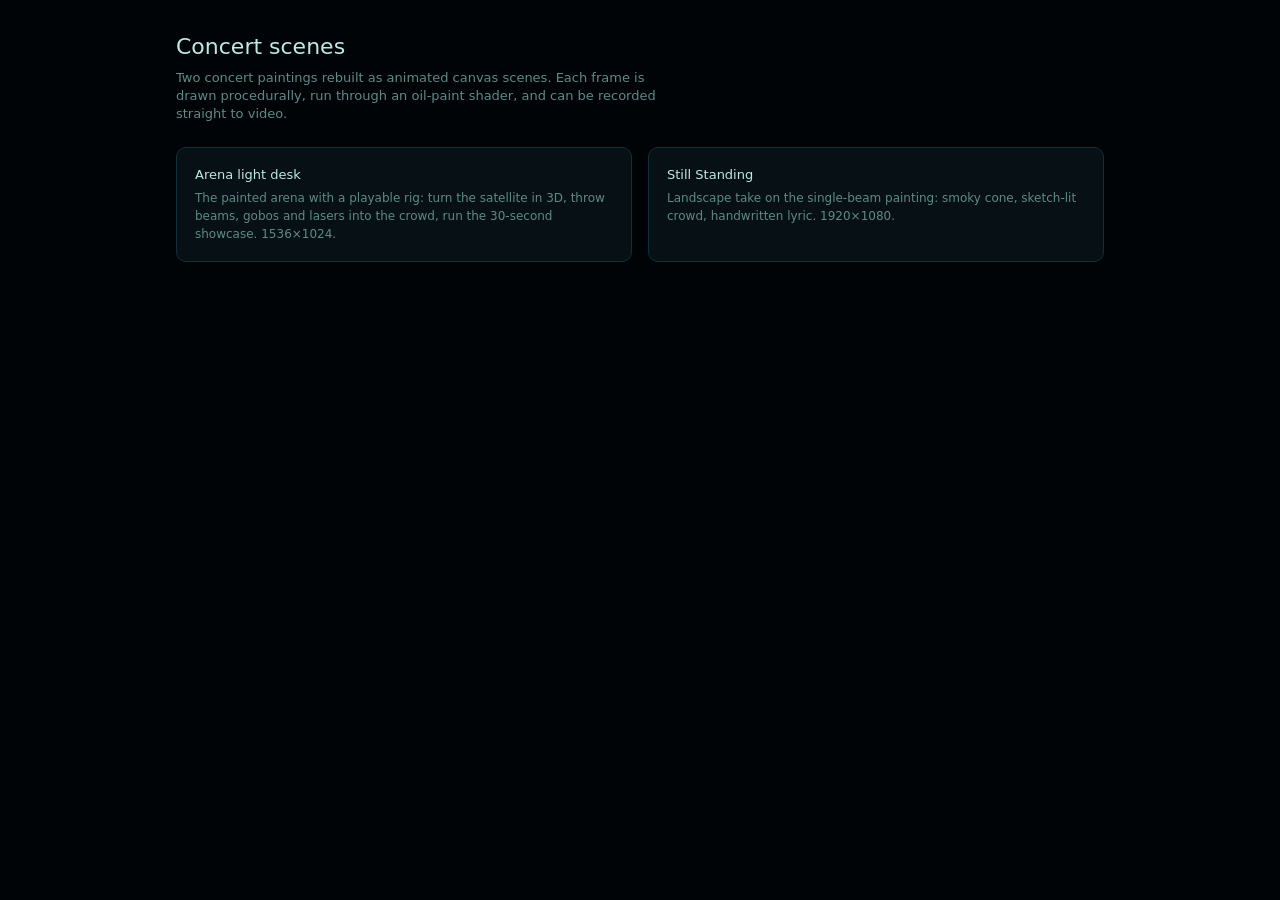
<file: concert-scenes/index.html>
<!doctype html>
<html lang="en">
<head>
<meta charset="utf-8">
<meta name="viewport" content="width=device-width,initial-scale=1">
<title>Concert Scenes</title>
<link rel="stylesheet" href="style.css">
<style>
  main { max-width: 960px; margin: 0 auto; padding: 32px 16px 48px; }
  h1 { font-weight: 500; font-size: 22px; margin: 0 0 6px; }
  p { color: var(--muted); margin: 0 0 24px; max-width: 60ch; }
  .cards { display: grid; grid-template-columns: repeat(auto-fit, minmax(260px, 1fr)); gap: 16px; }
  .card { display: block; padding: 18px; border: 1px solid var(--line); border-radius: 10px; background: var(--panel); color: var(--fg); text-decoration: none; }
  .card:hover { border-color: var(--accent); }
  .card b { display: block; font-weight: 500; margin-bottom: 4px; }
  .card span { color: var(--muted); font-size: 12px; }
</style>
</head>
<body>
<main>
  <h1>Concert scenes</h1>
  <p>Two concert paintings rebuilt as animated canvas scenes. Each frame is drawn procedurally, run through an oil-paint shader, and can be recorded straight to video.</p>
  <div class="cards">
    <a class="card" href="arena.html"><b>Arena light desk</b><span>The painted arena with a playable rig: turn the satellite in 3D, throw beams, gobos and lasers into the crowd, run the 30-second showcase. 1536×1024.</span></a>
    <a class="card" href="standing.html"><b>Still Standing</b><span>Landscape take on the single-beam painting: smoky cone, sketch-lit crowd, handwritten lyric. 1920×1080.</span></a>
  </div>
</main>
</body>
</html>
</file>
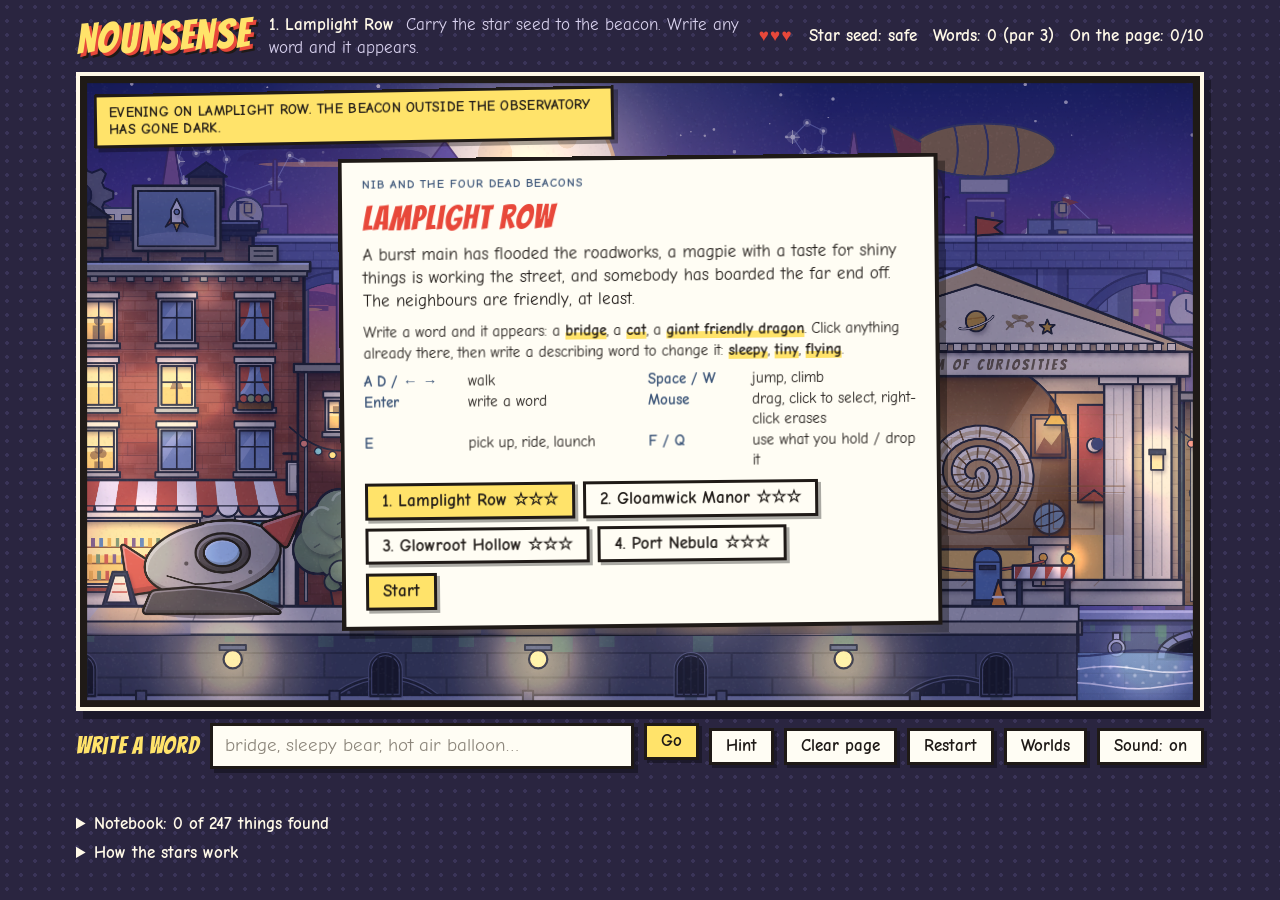
<file: nounsense/index.html>
<!doctype html>
<html lang="en">
<head>
<meta charset="utf-8">
<meta name="viewport" content="width=device-width, initial-scale=1, viewport-fit=cover">
<!--page-->
<title>Nounsense</title>
<meta name="claude:viewport-fit-sides" content="cover">
<link rel="stylesheet" href="https://fonts.googleapis.com/css2?family=Bangers&family=Comic+Neue:wght@400;700&display=swap">
<link rel="stylesheet" href="style.css">

<main class="wrap">
  <header class="top">
    <h1>Nounsense</h1>
    <p class="goal"><strong id="lvlname">1. Glowroot Gorge</strong> Carry the star seed to the beacon. Write any word and it appears.</p>
    <ul class="stats" aria-live="polite">
      <li id="hearts" class="hearts" aria-label="Health">♥♥♥</li>
      <li id="parcel">Star seed: safe</li>
      <li id="words">Words: 0 (par 3)</li>
      <li id="page">On the page: 0/10</li>
    </ul>
  </header>

  <div class="stage">
    <canvas id="game" tabindex="0" aria-label="Game view: Nib the star-wizard, the obstacles of this world, and a beacon to reach"></canvas>
    <p id="cap" class="cap"></p>
    <div id="toast" class="toast" role="status"></div>

    <section id="intro" class="card">
      <p class="eyebrow">Nib and the four dead beacons</p>
      <h2 id="introtitle">Glowroot Gorge</h2>
      <p id="introbody"></p>
      <p class="how">Write a word and it appears: a <em>bridge</em>, a <em>cat</em>, a <em>giant friendly dragon</em>. Click anything already there, then write a describing word to change it: <em>sleepy</em>, <em>tiny</em>, <em>flying</em>.</p>
      <dl class="keys">
        <div><dt>A D / ← →</dt><dd>walk</dd></div>
        <div><dt>Space / W</dt><dd>jump, climb</dd></div>
        <div><dt>Enter</dt><dd>write a word</dd></div>
        <div><dt>Mouse</dt><dd>drag, click to select, right-click erases</dd></div>
        <div><dt>E</dt><dd>pick up, ride, launch</dd></div>
        <div><dt>F / Q</dt><dd>use what you hold / drop it</dd></div>
      </dl>
      <div id="worlds" class="worlds" aria-label="Choose a world"></div>
      <button id="start" type="button" class="btn primary">Start</button>
    </section>

    <section id="win" class="card" hidden>
      <p id="stars" class="stars" aria-label="Stars earned">★☆☆</p>
      <h2 id="wintitle">Beacon lit!</h2>
      <p id="winbody"></p>
      <div class="row">
        <button id="next" type="button" class="btn primary">Next world</button>
        <button id="again" type="button" class="btn">Play this one again</button>
      </div>
    </section>
  </div>

  <form id="write" class="write" autocomplete="off">
    <label for="word" id="wordlabel">Write a word</label>
    <input id="word" name="word" type="text" maxlength="60" placeholder="bridge, sleepy bear, hot air balloon…" autocapitalize="off" autocorrect="off" spellcheck="false">
    <button type="submit" class="btn primary">Go</button>
    <button id="hint" type="button" class="btn">Hint</button>
    <button id="clear" type="button" class="btn">Clear page</button>
    <button id="restart" type="button" class="btn">Restart</button>
    <button id="pick" type="button" class="btn">Worlds</button>
    <button id="mute" type="button" class="btn">Sound: on</button>
    <p id="msg" class="msg" role="status"></p>
  </form>

  <div class="touch" aria-label="Touch controls">
    <button type="button" class="btn" data-key="left" aria-label="Walk left">←</button>
    <button type="button" class="btn" data-key="right" aria-label="Walk right">→</button>
    <button type="button" class="btn" data-key="jump" aria-label="Jump">Jump</button>
    <button type="button" class="btn" data-key="down" aria-label="Down">↓</button>
    <button type="button" class="btn" data-key="interact" aria-label="Pick up or ride">E</button>
    <button type="button" class="btn" data-key="use" aria-label="Use held item">F</button>
    <button type="button" class="btn" data-key="drop" aria-label="Drop held item">Q</button>
  </div>

  <section class="notes">
    <details>
      <summary>Notebook: <span id="found">0 of 0</span> things found</summary>
      <p id="foundlist"></p>
    </details>
    <details>
      <summary>How the stars work</summary>
      <p>One star for lighting the beacon. Two for doing it in three words or fewer. Three for doing that without reusing any word from an earlier win in the same world, so every perfect run has to find a new way through. Describing words count as words too.</p>
    </details>
  </section>
</main>

<script src="vendor/matter.min.js"></script>
<script src="vendor/pixi.min.js"></script>
<script src="src/dictionary.js"></script>
<script src="src/lexicon.js"></script>
<script src="src/art.js"></script>
<script src="src/town.js"></script>
<script src="src/manor.js"></script>
<script src="src/hollow.js"></script>
<script src="src/port.js"></script>
<script src="src/levels.js"></script>
<script src="src/sim.js"></script>
<script src="src/main.js"></script>
<!--/page-->
</head>
</html>
</file>
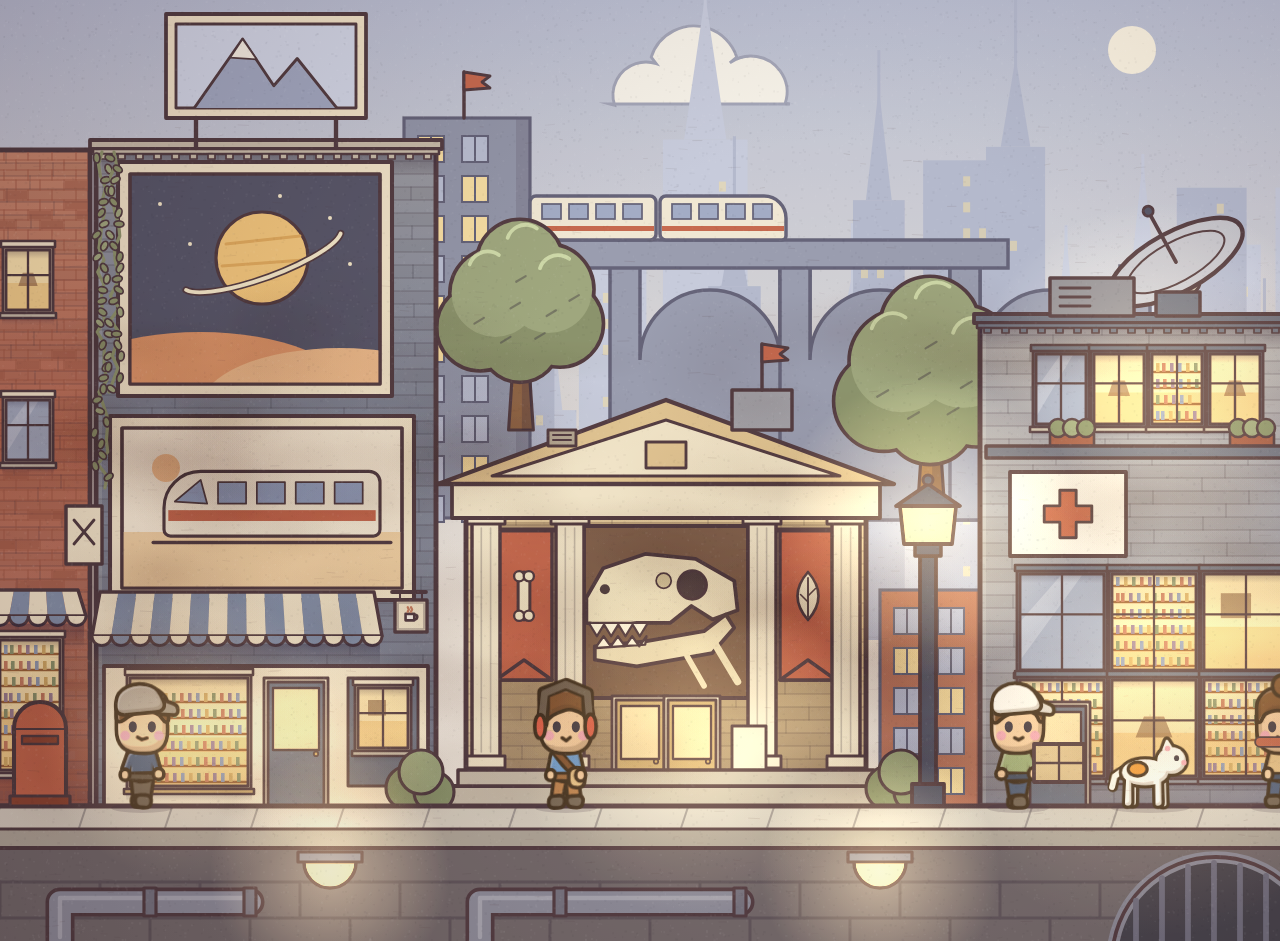
<file: nounsense/test/recreation.html>
<!doctype html>
<meta charset="utf-8">
<title>Street study</title>
<style>body { margin: 0; background: #222; } canvas { display: block; }</style>
<canvas id="c" width="1672" height="941"></canvas>
<script>window.NN = {};</script>
<script src="../src/dictionary.js"></script>
<script src="../src/lexicon.js"></script>
<script src="../src/art.js"></script>
<script src="../src/town.js"></script>
<script>
// A study: one street scene composed by hand from the town parts, to see how
// far code-drawn architecture can be pushed. Not used by the game.
(function () {
  const T = NN.town.parts, { box, line, poly, disc, win, door, awning, poster, tree, lamp, cornice, wall, bricks, cast, hangSign, vine, dish, flag, vent, ICON, sign } = T;
  const O = T.O, W = 1672, H = 941, G = 806;
  const cv = document.getElementById('c'), c = cv.getContext('2d');
  // this study wants a heavier, warmer line than the game uses, and quieter colours behind glass
  const LW = Object.getOwnPropertyDescriptor(CanvasRenderingContext2D.prototype, 'lineWidth'), SS = Object.getOwnPropertyDescriptor(CanvasRenderingContext2D.prototype, 'strokeStyle');
  Object.defineProperty(c, 'lineWidth', { set(v) { LW.set.call(this, v * 1.45); }, get() { return LW.get.call(this) / 1.45; } });
  Object.defineProperty(c, 'strokeStyle', { set(v) { SS.set.call(this, v === T.O ? '#3a3040' : v); }, get() { return SS.get.call(this); } });
  Object.assign(T.C, { red: '#b9735f', blue: '#7f93b0', sage: '#8f9f7e', sage2: '#7a8b6c', plum: '#8a7690', gold: '#c9a467', lit: '#f8e0ac', lit2: '#efc98a', glass: '#93a4be', cream: '#ece0c6', stone: '#b9b3a6', stone2: '#a39d90', dark: '#454a5e' });
  const K = { slate: '#66768f', slate2: '#58677f', brick: '#a85f52', brick2: '#8f4f45', sand: '#d8bd90', sand2: '#c2a473', cream: '#ece0c6', sage: '#8a9d7c', sage2: '#74886a', red: '#b85c4c', blue: '#6f86a6', navy: '#3d4a66', grey: '#8d95a3', grey2: '#7a8291', stone: '#b9b3a6' };
  // extra pictograms
  ICON.skull = (c, s) => { poly(c, [-0.9 * s, -0.1 * s, -0.7 * s, -0.45 * s, -0.2 * s, -0.62 * s, 0.4 * s, -0.56 * s, 0.86 * s, -0.3 * s, 0.9 * s, 0.05 * s, 0.6 * s, 0.16 * s, 0.35 * s, 0, 0.1 * s, 0.2 * s, -0.3 * s, 0.2 * s, -0.6 * s, 0.25 * s, -0.9 * s, 0.2 * s], '#efe2c0', 2.6);
    disc(c, 0.36 * s, -0.25 * s, 0.17 * s, '#3a3440', 2); disc(c, -0.68 * s, -0.2 * s, 0.06 * s, '#3a3440', 0); disc(c, 0.02 * s, -0.3 * s, 0.09 * s, '#cdbf9a', 1.2);
    const up = []; for (let i = 0; i <= 8; i++) up.push((-0.86 + i * 0.085) * s, (i % 2 ? 0.36 : 0.22) * s); poly(c, up.concat([-0.18 * s, 0.2 * s, -0.86 * s, 0.2 * s]), '#fff6dc', 1.6);
    poly(c, [-0.8 * s, 0.48 * s, -0.2 * s, 0.42 * s, 0.5 * s, 0.3 * s, 0.76 * s, 0.1 * s, 0.86 * s, 0.26 * s, 0.6 * s, 0.56 * s, -0.3 * s, 0.72 * s, -0.8 * s, 0.64 * s], '#e6d7b2', 2.6);
    const lo = []; for (let i = 0; i <= 7; i++) lo.push((-0.78 + i * 0.085) * s, (i % 2 ? 0.36 : 0.48) * s); poly(c, lo.concat([-0.2 * s, 0.46 * s, -0.78 * s, 0.5 * s]), '#fff6dc', 1.6);
    line(c, [0.6 * s, 0.4 * s, 0.9 * s, 0.9 * s], 5, '#e6d7b2'); line(c, [0.3 * s, 0.6 * s, 0.5 * s, 0.95 * s], 4, '#e6d7b2'); };
  ICON.whale = (c, s) => { poly(c, [-0.9 * s, 0.1 * s, -0.62 * s, -0.3 * s, 0.1 * s, -0.46 * s, 0.6 * s, -0.2 * s, 0.76 * s, -0.5 * s, 0.96 * s, -0.62 * s, 0.9 * s, -0.24 * s, 0.7 * s, 0, 0.3 * s, 0.36 * s, -0.4 * s, 0.42 * s, -0.8 * s, 0.3 * s], '#f1ece0', 2.4); disc(c, -0.56 * s, -0.02 * s, 0.045 * s, O, 0); line(c, [-0.88 * s, 0.14 * s, -0.5 * s, 0.2 * s], 1.6); line(c, [-0.2 * s, 0.3 * s, 0.1 * s, 0.5 * s, -0.1 * s, 0.34 * s], 1.6); };
  ICON.train = (c, s) => { c.beginPath(); c.roundRect(-s, -0.34 * s, 2 * s, 0.6 * s, [0.34 * s, 0.1 * s, 0.06 * s, 0.06 * s]); c.fillStyle = '#efe6d2'; c.fill(); c.lineWidth = 2.2; c.strokeStyle = O; c.stroke(); c.fillStyle = K.red; c.fillRect(-0.96 * s, 0.02 * s, 1.92 * s, 0.1 * s); for (let i = 0; i < 4; i++) { c.fillStyle = '#7f97bd'; c.fillRect((-0.5 + i * 0.36) * s, -0.24 * s, 0.26 * s, 0.2 * s); c.lineWidth = 1.2; c.strokeRect((-0.5 + i * 0.36) * s, -0.24 * s, 0.26 * s, 0.2 * s); } poly(c, [-0.9 * s, -0.06 * s, -0.66 * s, -0.26 * s, -0.6 * s, -0.04 * s], '#7f97bd', 1.2); line(c, [-1.1 * s, 0.32 * s, 1.1 * s, 0.32 * s], 2.4); };
  ICON.cross = (c, s) => { poly(c, [-0.24 * s, -0.7 * s, 0.24 * s, -0.7 * s, 0.24 * s, -0.24 * s, 0.7 * s, -0.24 * s, 0.7 * s, 0.24 * s, 0.24 * s, 0.24 * s, 0.24 * s, 0.7 * s, -0.24 * s, 0.7 * s, -0.24 * s, 0.24 * s, -0.7 * s, 0.24 * s, -0.7 * s, -0.24 * s, -0.24 * s, -0.24 * s], K.red, 2); };
  ICON.bone = (c, s) => { line(c, [0, -0.6 * s, 0, 0.6 * s], 0.34 * s); line(c, [0, -0.6 * s, 0, 0.6 * s], 0.2 * s, '#f1e6c8'); for (const [x, y] of [[-0.16, -0.66], [0.16, -0.66], [-0.16, 0.66], [0.16, 0.66]]) disc(c, x * s, y * s, 0.17 * s, '#f1e6c8', 1.6); };
  ICON.leaf = (c, s) => { c.beginPath(); c.moveTo(0, 0.8 * s); c.quadraticCurveTo(-0.7 * s, 0, 0, -0.8 * s); c.quadraticCurveTo(0.7 * s, 0, 0, 0.8 * s); c.fillStyle = '#f1e6c8'; c.fill(); c.lineWidth = 1.8; c.strokeStyle = O; c.stroke(); line(c, [0, 0.7 * s, 0, -0.6 * s], 1.3); line(c, [0, 0.2 * s, -0.25 * s, -0.05 * s], 1.1); line(c, [0, 0, 0.25 * s, -0.25 * s], 1.1); };
  ICON.peaks = (c, s) => { poly(c, [-s, 0.5 * s, -0.3 * s, -0.5 * s, 0.1 * s, 0.1 * s, 0.4 * s, -0.25 * s, s, 0.5 * s], '#8fa0bf', 2); poly(c, [-0.46 * s, -0.26 * s, -0.3 * s, -0.5 * s, -0.12 * s, -0.24 * s], '#f1ece0', 1.2); };

  // ---- sky, skyline, viaduct -----------------------------------------------------
  const g = c.createLinearGradient(0, 0, 0, 620); g.addColorStop(0, '#aab8d0'); g.addColorStop(1, '#e6dfd6'); c.fillStyle = g; c.fillRect(0, 0, W, H);
  disc(c, 1132, 50, 24, '#f6efde', 0);
  const puff = (x, y, s) => { c.fillStyle = '#f3efe6'; c.strokeStyle = '#8f9bb5'; c.lineWidth = 2; c.beginPath(); c.moveTo(x - 60 * s, y); c.arc(x - 36 * s, y - 6 * s, 22 * s, Math.PI * 0.9, Math.PI * 1.6); c.arc(x - 4 * s, y - 22 * s, 30 * s, Math.PI * 1.1, Math.PI * 1.9); c.arc(x + 34 * s, y - 8 * s, 24 * s, Math.PI * 1.3, Math.PI * 0.1); c.lineTo(x + 60 * s, y); c.closePath(); c.fill(); c.stroke(); };
  puff(700, 104, 1.5); puff(1420, 46, 1.3);
  const r = T.rng(31);
  for (const [col, a, b, base] of [['#b9c5da', 520, 1400, 620], ['#a3b1cb', 480, 1500, 640]]) for (let x = a; x < b; x += 50 + r() * 50) { const bw = 44 + r() * 50, bh = 180 + r() * 330; c.fillStyle = col; c.fillRect(x, base - bh, bw, bh); if (r() < 0.5) { c.beginPath(); c.moveTo(x + bw * 0.25, base - bh); c.lineTo(x + bw * 0.5, base - bh - 70 - r() * 80); c.lineTo(x + bw * 0.75, base - bh); c.fill(); c.fillRect(x + bw / 2 - 1.5, base - bh - 150, 3, 90); } c.fillStyle = 'rgba(246,222,160,0.5)'; for (let wy = base - bh + 16; wy < base - 60; wy += 26) for (let wx = x + 8; wx < x + bw - 12; wx += 16) if (r() < 0.18) c.fillRect(wx, wy, 7, 10); }
  // mid buildings
  const LO = '#4b5677';
  const midB = (x, y, w, h, col, lit) => { c.fillStyle = col; c.fillRect(x, y, w, h); c.fillStyle = 'rgba(28,32,58,0.14)'; c.fillRect(x + w - 14, y, 14, h); c.lineWidth = 2.2; c.strokeStyle = LO; c.strokeRect(x, y, w, h); for (let wy = y + 18; wy < y + h - 20; wy += 40) for (let wx = x + 14; wx < x + w - 30; wx += 44) { c.fillStyle = r() < lit ? '#f3d9a0' : '#a9b6cf'; c.fillRect(wx, wy, 26, 26); c.lineWidth = 1.4; c.strokeRect(wx, wy, 26, 26); c.beginPath(); c.moveTo(wx + 13, wy); c.lineTo(wx + 13, wy + 26); c.stroke(); } };
  midB(404, 118, 126, 400, '#7d8ba6', 0.5); midB(1290, 168, 240, 330, '#9a6a5c', 0.5); midB(690, 356, 130, 110, '#a8695c', 0.3); midB(880, 590, 110, 220, '#a8695c', 0.2);
  // viaduct and monorail
  c.fillStyle = '#8492ad'; c.strokeStyle = LO; c.lineWidth = 2.4;
  for (let x = 610; x < 1010; x += 170) { c.beginPath(); c.moveTo(x, 520); c.lineTo(x, 266); c.lineTo(x + 30, 266); c.lineTo(x + 30, 360); c.arc(x + 100, 360, 70, Math.PI, 0); c.lineTo(x + 170, 266); c.lineTo(x + 200, 266); c.lineTo(x + 200, 520); c.closePath(); c.fill(); c.stroke(); }
  c.fillRect(528, 240, 480, 28); c.strokeRect(528, 240, 480, 28);
  for (let i = 0; i < 2; i++) { const tx = 530 + i * 130; c.fillStyle = '#ece4d2'; c.beginPath(); c.roundRect(tx, 196, 126, 44, i ? [6, 22, 4, 6] : 6); c.fill(); c.stroke(); c.fillStyle = K.red; c.fillRect(tx + 2, 226, 122, 5); for (let k = 0; k < 4; k++) { c.fillStyle = '#8fa3c4'; c.fillRect(tx + 12 + k * 27, 204, 19, 15); c.lineWidth = 1.2; c.strokeRect(tx + 12 + k * 27, 204, 19, 15); c.lineWidth = 2.4; } }
  tree(c, 520, 430, 1.9, '#8a9d7c', '#74886a'); tree(c, 930, 520, 2.2, '#8a9d7c', '#74886a'); tree(c, 1110, 560, 1.6, '#8a9d7c', '#74886a');
  // glass dome with a garden inside, top right
  { const x = 1590, y = 330, rr = 152; c.beginPath(); c.arc(x, y, rr, Math.PI, 0); c.closePath(); c.fillStyle = 'rgba(190,215,225,0.75)'; c.fill(); c.save(); c.clip(); tree(c, x - 78, y + 4, 0.9, '#8a9d7c', '#74886a'); tree(c, x - 6, y + 4, 1.15, '#7f9374', '#6a7e62'); tree(c, x + 70, y + 4, 0.8, '#8a9d7c', '#74886a'); c.fillStyle = 'rgba(255,255,255,0.25)'; c.beginPath(); c.moveTo(x - rr, y); c.arc(x, y, rr, Math.PI, Math.PI * 1.32); c.lineTo(x - rr * 0.5, y); c.fill(); c.restore(); c.lineWidth = 3; c.strokeStyle = O; c.beginPath(); c.arc(x, y, rr, Math.PI, 0); c.closePath(); c.stroke();
    for (let i = 1; i < 8; i++) { const a = Math.PI * i / 8; line(c, [x, y, x - Math.cos(a) * rr, y - Math.sin(a) * rr], 1.3, 'rgba(51,58,77,0.5)'); } for (const k of [0.4, 0.7]) { c.beginPath(); c.arc(x, y, rr * k, Math.PI, 0); c.lineWidth = 1.3; c.strokeStyle = 'rgba(51,58,77,0.5)'; c.stroke(); } }

  // ---- the street front, left to right ---------------------------------------------
  // far-left brick block with vines
  wall(c, -20, 150, 110, G - 150, K.brick); bricks(c, -20, 150, 110, G - 150, K.brick2, r, 40); win(c, 6, 250, 44, 60, { lit: true }); win(c, 6, 400, 44, 60, {}); awning(c, -10, 590, 96, 26, K.blue, K.cream); win(c, 0, 640, 60, 130, { lit: true, inside: 'shelf', cross: false });
  // building A: posters, striped awning, coffee sign
  { const x = 96, w = 340, top = 148; wall(c, x, top, w, G - top, K.slate); cornice(c, x, top, w, K.stone);
    box(c, x + 70, 14, 200, 104, K.cream, 2.6); box(c, x + 80, 24, 180, 84, '#c7d2e4', 2); c.save(); c.beginPath(); c.rect(x + 80, 24, 180, 84); c.clip(); c.translate(x + 170, 78); ICON.peaks(c, 78); c.restore(); line(c, [x + 100, 118, x + 100, top], 3); line(c, [x + 240, 118, x + 240, top], 3);
    { const px = x + 34, py = top + 26, pw = 250, ph = 210; box(c, px - 12, py - 12, pw + 24, ph + 24, K.cream, 2.8); box(c, px, py, pw, ph, '#3f4a68', 2.2); c.save(); c.beginPath(); c.rect(px, py, pw, ph); c.clip();
      for (const [sx, sy] of [[30, 30], [200, 44], [220, 90], [60, 70], [150, 22]]) disc(c, px + sx, py + sy, 2, '#f1e6c8', 0);
      c.fillStyle = '#d98f6a'; c.beginPath(); c.ellipse(px + 70, py + ph + 10, 150, 62, 0, 0, 7); c.fill(); c.fillStyle = '#e8b48a'; c.beginPath(); c.ellipse(px + 210, py + ph + 24, 140, 60, 0, 0, 7); c.fill();
      disc(c, px + 132, py + 84, 46, '#f0c27c', 2.2); line(c, [px + 96, py + 70, px + 170, py + 62], 2, '#d9a35c'); line(c, [px + 92, py + 92, px + 174, py + 86], 2, '#d9a35c');
      c.beginPath(); c.ellipse(px + 132, py + 84, 84, 20, -0.35, 0.2, Math.PI - 0.2); c.lineWidth = 5; c.strokeStyle = T.O; c.stroke(); c.lineWidth = 2.6; c.strokeStyle = '#f1e6c8'; c.stroke(); c.restore(); c.lineWidth = 2.2; c.strokeStyle = T.O; c.strokeRect(px, py, pw, ph); }
    { const px = x + 26, py = top + 280, pw = 280, ph = 160; box(c, px - 12, py - 12, pw + 24, ph + 24, K.cream, 2.8); box(c, px, py, pw, ph, '#f1e6d2', 2.2); c.save(); c.beginPath(); c.rect(px, py, pw, ph); c.clip();
      c.fillStyle = '#e9c9a0'; c.fillRect(px, py + 104, pw, 60); disc(c, px + 44, py + 40, 14, '#e9b48a', 0); c.translate(px + 150, py + 80); ICON.train(c, 108); c.restore(); c.lineWidth = 2.2; c.strokeStyle = T.O; c.strokeRect(px, py, pw, ph); }
    vine(c, x + 6, top + 4, 330, r); vine(c, x + 18, top + 4, 240, r);
    box(c, x + 8, G - 140, w - 16, 140, K.cream, 2.6); awning(c, x - 4, G - 214, 290, 44, K.blue, K.cream);
    win(c, x + 34, G - 128, 118, 108, { lit: true, inside: 'shelf', cross: false, sill: K.sand2 }); door(c, x + 172, G - 124, 56, 124, K.slate2, true);
    box(c, x + 252, G - 128, 70, 108, K.slate2, 2); win(c, x + 262, G - 118, 50, 60, { lit: true });
    hangSign(c, x + w - 44, G - 214, 'cup'); box(c, x - 30, G - 300, 36, 58, K.cream, 2.4); line(c, [x - 22, G - 286, x - 2, G - 262], 2); line(c, [x - 2, G - 286, x - 22, G - 262], 2);
    flag(c, x + w + 28, 118, K.red); }
  // museum
  { const x = 452, w = 428, top = 486; wall(c, x + 14, top, w - 28, G - top, K.sand);
    c.fillStyle = 'rgba(60,44,40,0.28)'; c.fillRect(x + 20, top + 36, w - 40, G - top - 70); box(c, x + 132, top + 40, w - 264, 172, '#6a544a', 2.6); c.save(); c.translate(x + w / 2 - 4, top + 120); ICON.skull(c, 84); c.restore();
    for (const [bx, ic] of [[x + 44, 'bone'], [x + w - 100, 'leaf']]) { box(c, bx, top + 44, 56, 150, K.red, 2.4); poly(c, [bx, top + 194, bx + 28, top + 174, bx + 56, top + 194], K.red, 2.4); c.save(); c.translate(bx + 28, top + 110); ICON[ic](c, 30); c.restore(); line(c, [bx - 4, top + 44, bx + 60, top + 44], 3.4); }
    for (const cx of [x + 20, x + 104, x + w - 132, x + w - 48]) { box(c, cx, top + 36, 28, G - top - 76, K.cream, 2.4); box(c, cx - 5, top + 28, 38, 10, K.cream, 2); box(c, cx - 5, G - 50, 38, 12, K.cream, 2); for (let i = 1; i < 3; i++) line(c, [cx + i * 9.3, top + 42, cx + i * 9.3, G - 54], 1.1, 'rgba(51,58,77,0.3)'); }
    door(c, x + 164, top + 214, 48, G - top - 214, K.sand2, true); door(c, x + 216, top + 214, 48, G - top - 214, K.sand2, true); box(c, x + 280, top + 240, 34, 54, K.cream, 2);
    box(c, x - 8, G - 20, w + 16, 20, K.stone, 2.6); box(c, x + 6, G - 36, w - 12, 16, K.stone, 2.4);
    box(c, x, top - 2, w, 34, K.cream, 2.6); poly(c, [x - 14, top - 2, x + w / 2, top - 86, x + w + 14, top - 2], K.sand, 3); poly(c, [x + 40, top - 10, x + w / 2, top - 66, x + w - 40, top - 10], K.cream, 2); box(c, x + w / 2 - 20, top - 44, 40, 26, K.sand, 2);
    for (const bx of [x - 44, x + w + 8]) for (const [dx, dy, rr] of [[0, -18, 22], [26, -14, 20], [13, -34, 22]]) disc(c, bx + dx, G + dy, rr, dx === 13 ? K.sage : K.sage2, 2.2);
    vent(c, x + 110, top - 40); box(c, x + 280, top - 96, 60, 40, K.grey, 2.4); flag(c, x + 310, top - 96, K.red); }
  // building C: clinic with a dish on the roof
  { const x = 980, w = 346, top = 322; wall(c, x, top, w, G - top, K.grey); cornice(c, x, top, w, K.slate2);
    dish(c, x + 200, top - 8); c.save(); c.translate(x + 196, top - 60); c.rotate(-0.5); c.beginPath(); c.ellipse(0, 0, 74, 30, 0, 0, 7); c.fillStyle = '#b6bcc8'; c.fill(); c.lineWidth = 3; c.strokeStyle = O; c.stroke(); c.beginPath(); c.ellipse(0, 0, 54, 20, 0, 0, 7); c.lineWidth = 1.4; c.stroke(); line(c, [0, 0, 0, -56], 2.6); disc(c, 0, -58, 5, K.navy, 2); c.restore(); box(c, x + 176, top - 30, 44, 24, K.slate2, 2.4);
    box(c, x + 70, top - 44, 84, 38, K.grey2, 2.4); for (let i = 0; i < 3; i++) line(c, [x + 80, top - 34 + i * 9, x + 110, top - 34 + i * 9], 2);
    for (let i = 0; i < 4; i++) win(c, x + 56 + i * 58, top + 32, 50, 70, { lit: i > 0, inside: i === 2 ? 'shelf' : null, frame: K.slate2 });
    for (const px of [x + 70, x + 250]) { box(c, px, top + 112, 44, 12, K.brick2, 1.8); for (let i = 0; i < 3; i++) disc(c, px + 8 + i * 14, top + 106, 9, i % 2 ? K.sage : K.sage2, 1.8); }
    box(c, x + 6, top + 124, w - 12, 12, K.slate2, 2.4);
    box(c, x + 30, top + 150, 116, 84, '#f1ece0', 2.6); c.save(); c.translate(x + 88, top + 192); ICON.cross(c, 34); c.restore();
    for (let j = 0; j < 2; j++) for (let i = 0; i < 3; i++) win(c, x + 40 + i * 92, top + 252 + j * 106, 84, 96, { lit: !(j === 0 && i === 0), inside: (i + j) % 2 ? 'shelf' : null, frame: K.slate2, sill: K.grey2 });
    door(c, x + 50, G - 100, 56, 100, K.slate2, true); }
  // building D: bookshop with a whale poster
  { const x = 1312, w = 380, top = 500; wall(c, x, top, w, G - top, K.slate); cornice(c, x, top, w, K.stone);
    { const px = x + 66, py = 286, pw = 270, ph = 200; box(c, px - 12, py - 12, pw + 24, ph + 24, K.stone, 2.8); box(c, px, py, pw, ph, '#8196b6', 2.2); c.save(); c.beginPath(); c.rect(px, py, pw, ph); c.clip();
      c.fillStyle = '#f1ece0'; for (const [bx, by, br] of [[40, 200, 44], [100, 206, 50], [230, 204, 46], [176, 214, 40], [40, 46, 12], [58, 44, 15], [76, 48, 11]]) { c.beginPath(); c.arc(px + bx, py + by, br, 0, 7); c.fill(); }
      c.translate(px + 140, py + 100); ICON.whale(c, 104); c.restore(); c.lineWidth = 2.2; c.strokeStyle = T.O; c.strokeRect(px, py, pw, ph); line(c, [px + 20, py + ph + 12, px + 20, 500], 3); line(c, [px + pw - 20, py + ph + 12, px + pw - 20, 500], 3); }
    box(c, x + 120, top + 22, 110, 80, K.cream, 2.6); c.save(); c.translate(x + 175, top + 62); ICON.book(c, 36); c.restore();
    awning(c, x - 6, G - 216, w - 24, 50, K.red, '#d98a70'); box(c, x + 8, G - 150, w - 16, 150, K.cream, 2.6);
    win(c, x + 60, G - 128, 190, 100, { lit: true, inside: 'shelf', cross: false, sill: K.sand2 }); door(c, x + 268, G - 128, 50, 128, K.slate2, true);
    tree(c, x + 340, 620, 2, K.sage, K.sage2); }

  // ---- pavement, kerb, underground ---------------------------------------------------
  c.fillStyle = '#5a5b68'; c.fillRect(0, G + 40, W, H - G - 40);
  c.strokeStyle = '#474858'; c.lineWidth = 2; for (let yy = G + 76, row = 0; yy < H; yy += 36, row++) { c.beginPath(); c.moveTo(0, yy); c.lineTo(W, yy); c.stroke(); for (let x = (row % 2 ? 50 : 0); x < W; x += 100) { c.beginPath(); c.moveTo(x, yy); c.lineTo(x, yy + 36); c.stroke(); } }
  { const x = 1216; c.beginPath(); c.arc(x, H + 20, 104, Math.PI, 0); c.fillStyle = '#2f3649'; c.fill(); c.lineWidth = 8; c.strokeStyle = '#737b90'; c.stroke(); c.lineWidth = 2.6; c.strokeStyle = O; c.stroke(); for (let b = -80; b <= 80; b += 26) line(c, [x + b, H + 20 - Math.sqrt(104 * 104 - b * b) + 6, x + b, H], 4, '#58607a'); }
  const pipe = (pts) => { line(c, pts, 20); line(c, pts, 15, '#778096'); line(c, pts.map((v, i) => i % 2 ? v - 4 : v), 3, 'rgba(255,255,255,0.22)'); };
  pipe([60, H, 60, G + 96, 250, G + 96]); pipe([480, H, 480, G + 96, 740, G + 96]); pipe([1560, H, 1560, G + 96, 1672, G + 96]);
  for (const jx of [150, 250, 560, 740, 1600]) box(c, jx - 6, G + 82, 12, 28, '#5f677d', 2.2);
  const lightsAt = [];
  for (const lx of [330, 880, 1425]) { c.beginPath(); c.arc(lx, G + 56, 26, 0, Math.PI); c.fillStyle = '#ffe0a0'; c.fill(); c.lineWidth = 2.4; c.strokeStyle = O; c.stroke(); box(c, lx - 32, G + 46, 64, 10, '#6a7288', 2.2); lightsAt.push([lx, G + 66, 120]); }
  box(c, -6, G + 22, W + 12, 20, '#9c9a94', 2.6); c.fillStyle = '#c9c5bb'; c.fillRect(0, G, W, 23); for (let x = 0; x < W; x += 86) line(c, [x, G + 1, x - 7, G + 22], 1.4, 'rgba(51,58,77,0.4)'); line(c, [0, G, W, G], 3.4); line(c, [0, G + 23, W, G + 23], 2.2);
  // street furniture
  { const x = 40; box(c, x - 26, G - 78, 52, 78, K.red, 2.8); c.beginPath(); c.arc(x, G - 78, 26, Math.PI, 0); c.fillStyle = K.red; c.fill(); c.lineWidth = 2.8; c.strokeStyle = O; c.stroke(); box(c, x - 18, G - 70, 36, 8, '#7a3a32', 1.6); box(c, x - 30, G - 10, 60, 10, '#7a3a32', 2.2); }
  { const x = 928; box(c, x - 16, G - 22, 32, 22, K.navy, 2.6); box(c, x - 8, G - 250, 16, 228, K.navy, 2.6); box(c, x - 13, G - 262, 26, 12, K.navy, 2.4); poly(c, [x - 24, G - 262, x - 28, G - 300, x + 28, G - 300, x + 24, G - 262], '#ffe2a6', 2.6); poly(c, [x - 32, G - 300, x, G - 322, x + 32, G - 300], K.navy, 2.6); disc(c, x, G - 326, 5, K.navy, 2); lightsAt.push([x, G - 280, 150]); }

  // ---- people and a cat -----------------------------------------------------------------
  const who = (spec, x, pose, k, flip) => { const s = NN.art.sprite(spec, pose), f = s.frames[0]; c.fillStyle = 'rgba(30,34,60,0.2)'; c.beginPath(); c.ellipse(x, G + 2, spec.w * k * 0.5, 5, 0, 0, 7); c.fill();
    c.save(); c.translate(x, G - spec.h * k / 2); c.scale(flip ? -k : k, k); c.drawImage(f, -s.w / 2, -s.h / 2, s.w, s.h); c.fillStyle = O; const e0 = Math.max(1.8, Math.min(3.6, Math.min(spec.w, spec.h) * 0.075));
    for (const [ex, ey, ek] of s.eyes) { c.beginPath(); c.ellipse(ex / 100 * spec.w / 2, ey / 100 * spec.h / 2, e0 * (ek || 1) * 0.52, e0 * (ek || 1) * (ek ? 0.72 : 0.6), 0, 0, 7); c.fill(); } c.restore(); };
  const P = (o) => ({ noun: '_s' + JSON.stringify(o).length + o.top + (o.hat || ''), w: 30, h: 56, art: Object.assign({ a: 'person' }, o) });
  who(P({ top: 'navy', legs: 'dgrey', hat: 'cap', hatColor: 'grey', hair: 'dbrown' }), 142, 1, 2.05, false);
  who(P({ top: 'blue', legs: 'brown', hat: 'headphones', hair: 'dbrown', satchel: 1 }), 566, 2, 2.05, false);
  who(P({ top: 'sage', legs: 'navy', hat: 'cap', hatColor: 'white', hair: 'dbrown' }), 1018, 1, 2.05, false);
  box(c, 1034, G - 62, 50, 38, K.sand, 2.6); line(c, [1034, G - 43, 1084, G - 43], 1.6); line(c, [1059, G - 62, 1059, G - 24], 1.6);
  who({ noun: '_scat', w: 46, h: 38, art: { a: 'quad', c: 'white', patch: 'orange', ears: 'point', tail: 'long', snout: 'none' } }, 1150, 0, 1.7, false);
  who(P({ top: 'tan', legs: 'navy', hat: 'bun', hair: 'dbrown' }), 1282, 2, 2.05, true); line(c, [1260, G - 64, 1304, G - 64], 8); line(c, [1260, G - 64, 1304, G - 64], 5.4, K.red);

  // ---- light: warm glow around lit glass, a soft vignette, a little grain ---------------
  // worn surfaces: broad soft blotches over everything above the street
  { const br = T.rng(77); c.globalCompositeOperation = 'multiply'; for (let i = 0; i < 260; i++) { const bx = br() * W, by = 320 + br() * (G - 320), bw = 40 + br() * 120, bh = 20 + br() * 60; const gg = c.createRadialGradient(bx, by, 0, bx, by, bw); gg.addColorStop(0, `rgba(96,76,84,${0.05 + br() * 0.05})`); gg.addColorStop(1, 'rgba(96,76,84,0)'); c.fillStyle = gg; c.save(); c.translate(bx, by); c.scale(1, bh / bw); c.translate(-bx, -by); c.fillRect(bx - bw, by - bw, bw * 2, bw * 2); c.restore(); }
    c.globalCompositeOperation = 'source-over'; for (let i = 0; i < 700; i++) { const bx = br() * W, by = 120 + br() * (H - 120); c.strokeStyle = `rgba(58,48,64,${0.05 + br() * 0.08})`; LW.set.call(c, 1); c.beginPath(); c.moveTo(bx, by); c.lineTo(bx + 3 + br() * 9, by + (br() - 0.5) * 2); c.stroke(); } }
  c.globalCompositeOperation = 'lighter';
  const glowAt = (x, y, rr, a) => { const gg = c.createRadialGradient(x, y, 0, x, y, rr); gg.addColorStop(0, `rgba(255,214,140,${a})`); gg.addColorStop(1, 'rgba(255,214,140,0)'); c.fillStyle = gg; c.fillRect(x - rr, y - rr, rr * 2, rr * 2); };
  for (const [x, y, rr] of lightsAt) glowAt(x, y, rr, 0.42);
  for (const [x, y, rr] of [[190, G - 74, 150], [330, G - 60, 110], [690, G - 60, 170], [1160, G - 130, 260], [1160, 392, 190], [1466, G - 78, 190]]) glowAt(x, y, rr, 0.24);
  c.globalCompositeOperation = 'soft-light'; c.fillStyle = 'rgba(255,196,140,0.42)'; c.fillRect(0, 0, W, H);   // a warm grade over the whole picture
  c.globalCompositeOperation = 'multiply';
  const vg = c.createRadialGradient(W / 2, H / 2, H * 0.35, W / 2, H / 2, W * 0.72); vg.addColorStop(0, '#ffffff'); vg.addColorStop(1, '#c9bfc4'); c.fillStyle = vg; c.fillRect(0, 0, W, H);
  c.globalCompositeOperation = 'source-over';
  const nr = T.rng(5); for (let i = 0; i < 26000; i++) { c.fillStyle = nr() > 0.5 ? 'rgba(20,16,40,0.035)' : 'rgba(255,250,235,0.04)'; c.fillRect(nr() * W, nr() * H, 1 + nr() * 1.6, 1 + nr() * 1.6); }
  document.title = 'done';
})();
</script>
</file>
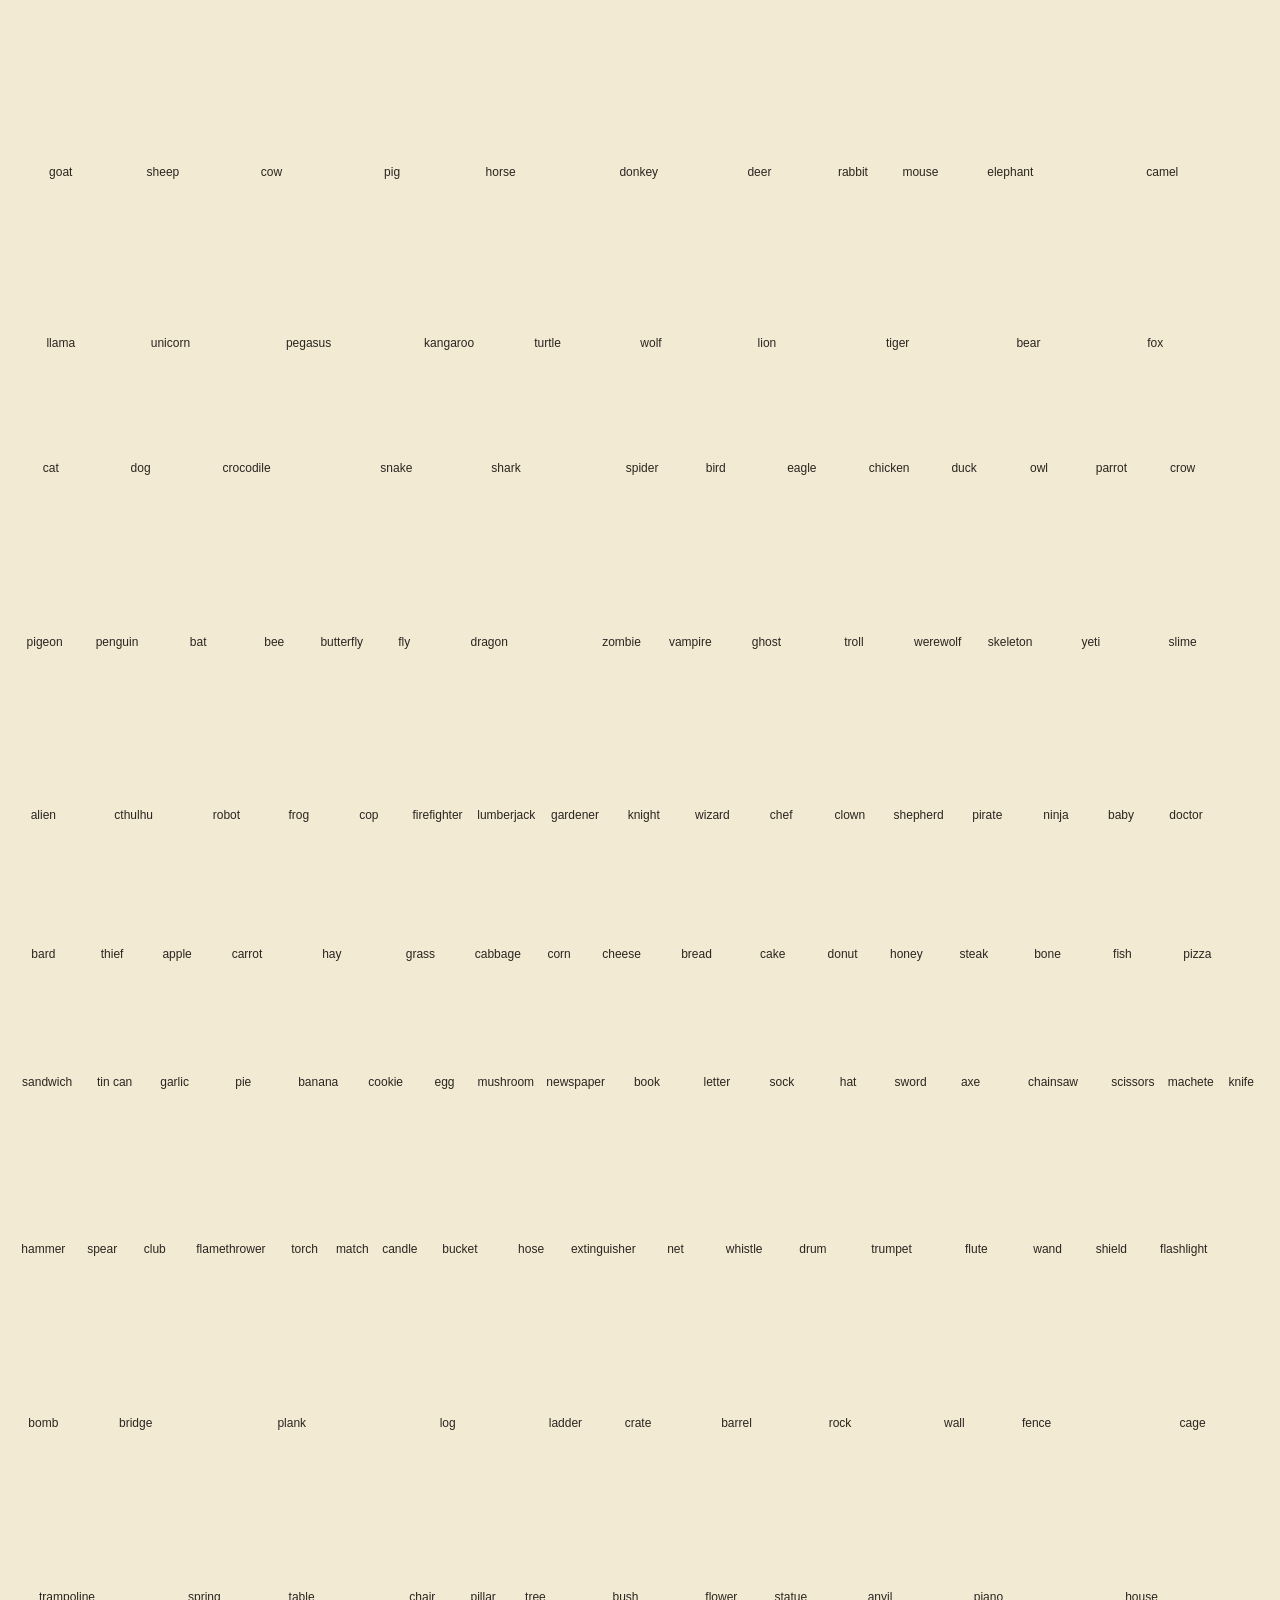
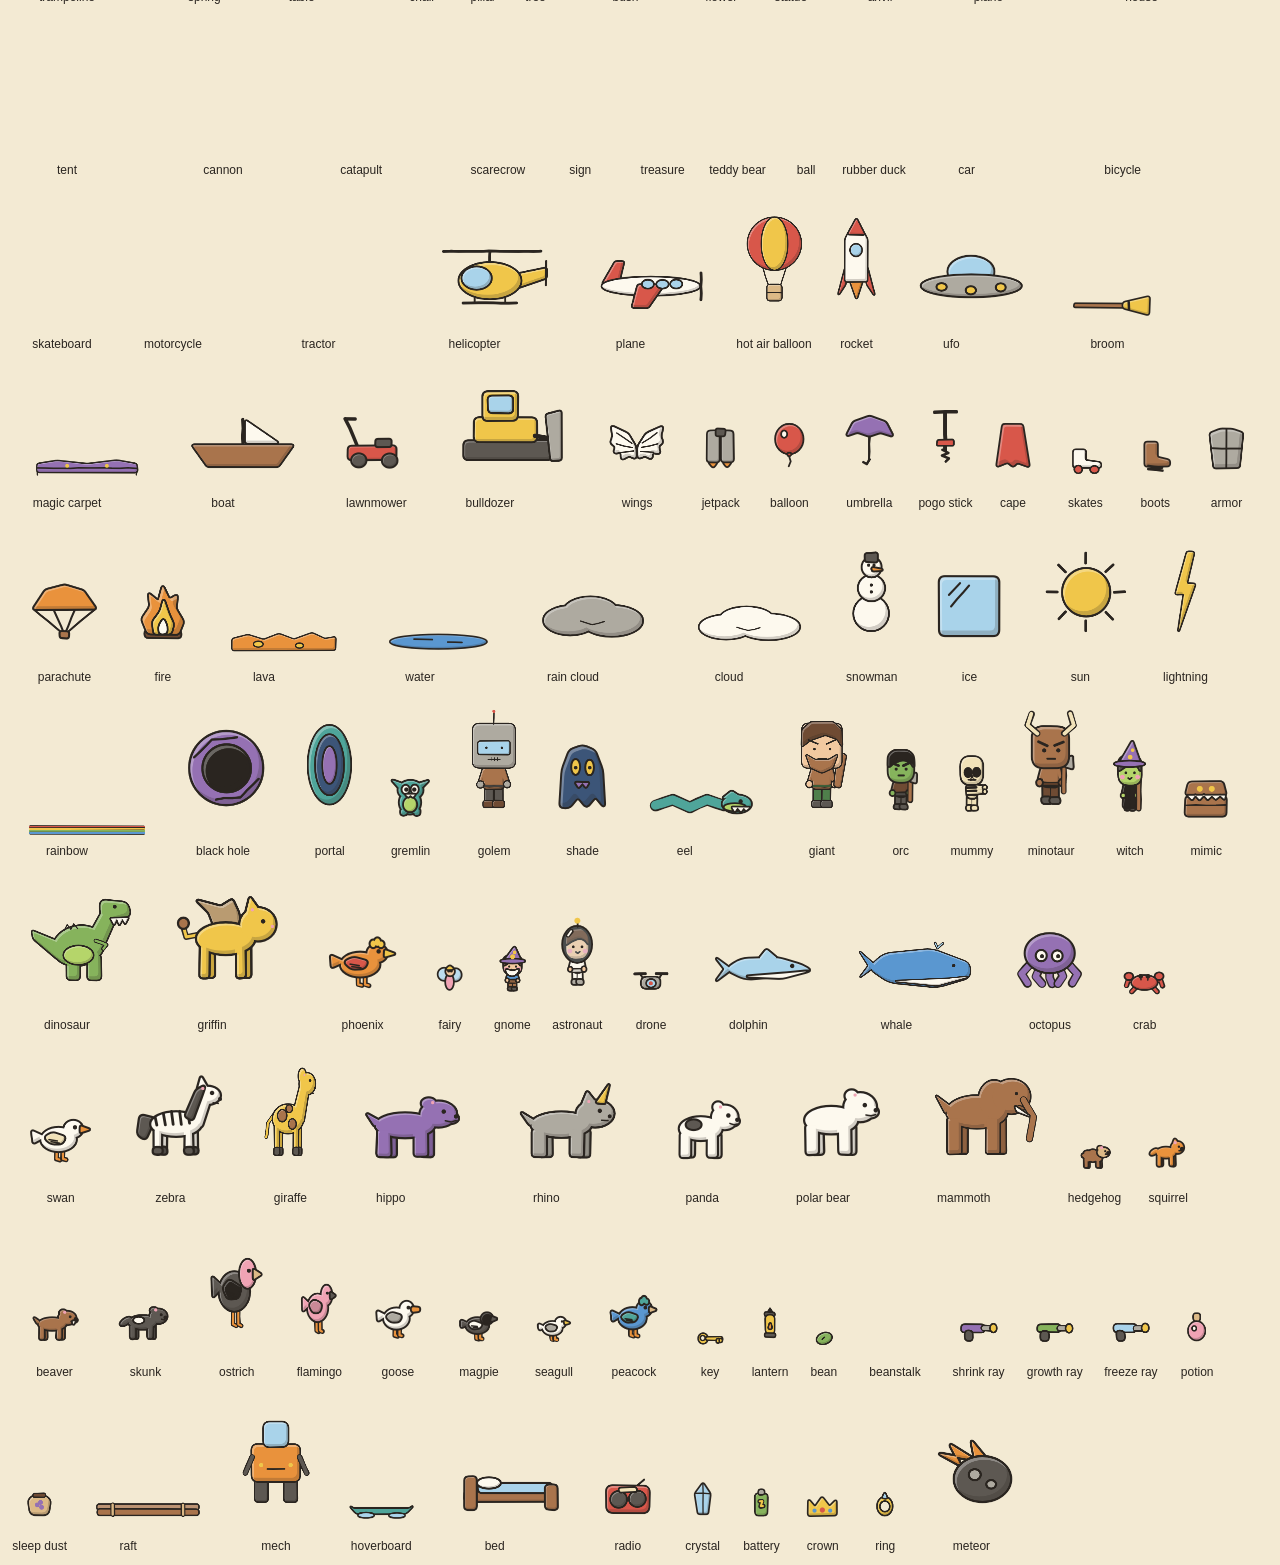
<file: nounsense/test/sheet.html>
<!doctype html>
<meta charset="utf-8">
<title>Nounsense contact sheet</title>
<style>
  body { background: #f3ead3; font: 12px/1.2 sans-serif; color: #2a2520; margin: 12px; }
  #grid { display: flex; flex-wrap: wrap; gap: 6px; align-items: flex-end; }
  figure { margin: 0; text-align: center; }
  figcaption { max-width: 110px; }
</style>
<div id="grid"></div>
<script src="../src/dictionary.js"></script>
<script src="../src/lexicon.js"></script>
<script src="../src/art.js"></script>
<script>
  // Every noun in the dictionary, drawn once. Add ?q=giant+flaming to try adjectives.
  const pre = new URLSearchParams(location.search).get('q') || '';
  const only = new URLSearchParams(location.search).get('only');
  for (const noun of NN.lexicon.nouns()) {
    const r = NN.lexicon.resolve((pre + ' ' + noun.replace(/([a-z])([A-Z])/g, '$1 $2')).trim());
    if (!r.ok) { console.error(noun, r.error); continue; }
    if (only && !r.spec.kind.includes(only)) continue;
    const s = NN.art.sprite(r.spec, 0);
    const cv = s.frames[0];
    // rigged creatures get their eyes drawn live in the game; paint them here too
    const g = cv.getContext('2d'), e0 = Math.max(1.8, Math.min(3.6, Math.min(r.spec.w, r.spec.h) * 0.075)) * 0.62;
    g.setTransform(cv.width / s.w, 0, 0, cv.height / s.h, cv.width / 2, cv.height / 2); g.fillStyle = '#2a2520';
    for (const [x, y] of s.eyes) { g.beginPath(); g.arc(x / 100 * r.spec.w / 2, y / 100 * r.spec.h / 2, e0, 0, 7); g.fill(); }
    const k = Math.min(1, 150 / Math.max(s.w, s.h));
    cv.style.width = s.w * k + 'px'; cv.style.height = s.h * k + 'px';
    const f = document.createElement('figure'); f.appendChild(cv);
    const c = document.createElement('figcaption'); c.textContent = r.name; f.appendChild(c);
    document.getElementById('grid').appendChild(f);
  }
</script>
</file>
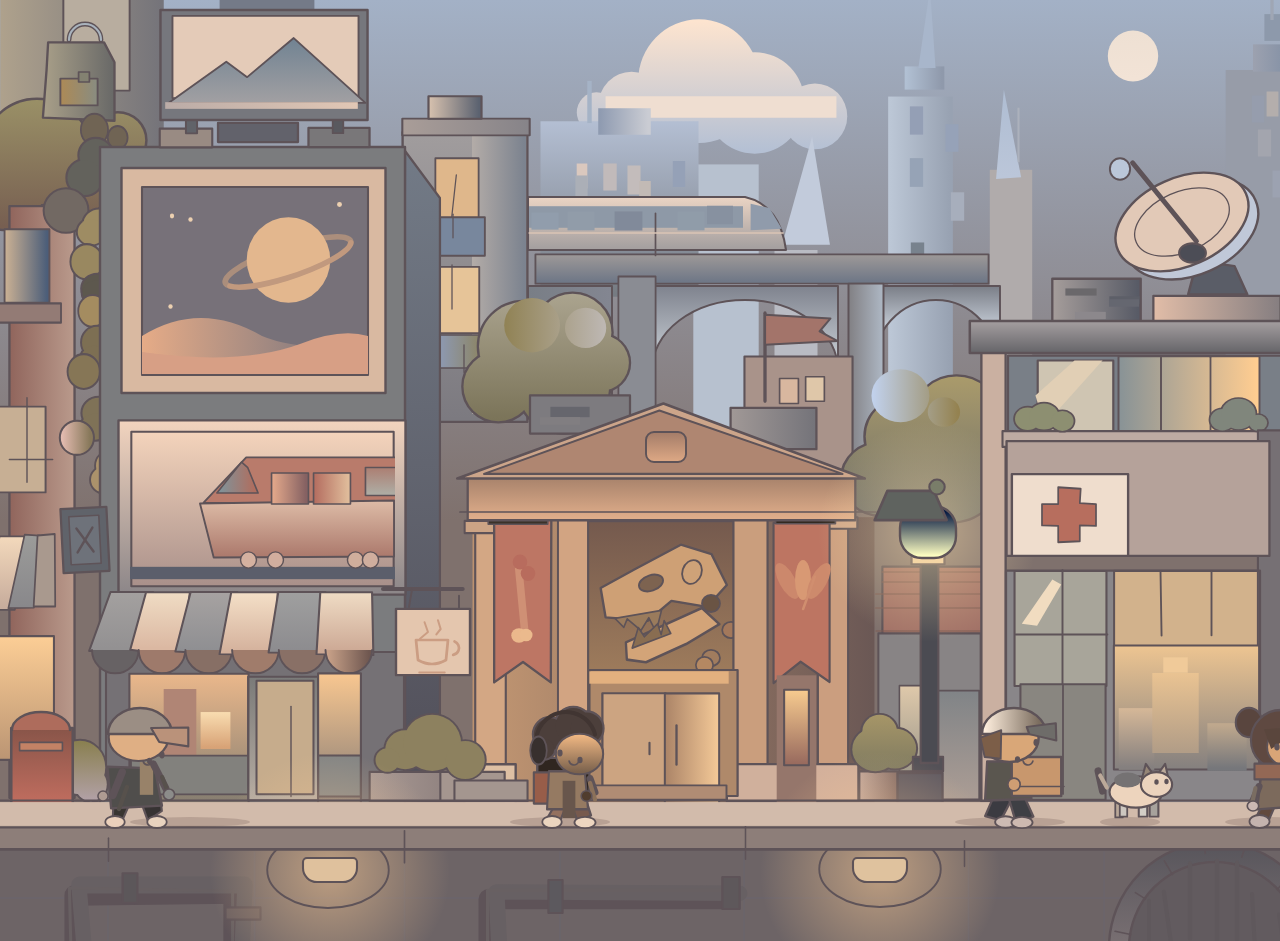
<file: nounsense/test/study.html>
<!doctype html>
<meta charset="utf-8">
<title>Street study, measured</title>
<style>body { margin: 0; background: #222; } canvas { display: block; }</style>
<canvas id="c" width="1672" height="941"></canvas>
<script src="study-fit.js"></script>
<script src="study-adj.js"></script>
<script>
// A measured redraw of a reference street scene: every shape placed by
// coordinate and coloured from samples, then scored against the reference by
// PSNR. A drawing exercise for the art pipeline; the game does not use it.
(function () {
  // ?probe paints every fill in a unique id colour, so a script can find which pixels each
  // shape covers and fit its colour to the reference (study-fit.js holds the result).
  const Q = new URLSearchParams(location.search), PROBE = Q.has('probe'), FIT = Q.has('nofit') ? [] : (window.STUDY_FIT || []), LWK = +(Q.get('lw') || 0.8);
  const c = document.getElementById('c').getContext('2d', { willReadFrequently: true }), W = 1672, H = 941, O = '#' + (Q.get('o') || '5e5358');   // softer than the reference's line: it scores better where my edges are a few pixels off
  c.lineJoin = 'round'; c.lineCap = 'round';
  let fi = 0, ti = 0, ADJ = Q.has('noadj') ? [] : (window.STUDY_ADJ || []);
  const BOX = [];
  { const FS = Object.getOwnPropertyDescriptor(CanvasRenderingContext2D.prototype, 'fillStyle'), SS = Object.getOwnPropertyDescriptor(CanvasRenderingContext2D.prototype, 'strokeStyle'), LW = Object.getOwnPropertyDescriptor(CanvasRenderingContext2D.prototype, 'lineWidth');
    Object.defineProperty(c, 'fillStyle', { get() { return FS.get.call(this); }, set(v) { const i = fi++, hex = typeof v === 'string' && /^#[0-9a-f]{6}$/i.test(v);
      let f = hex && FIT[i];
      if (Array.isArray(f)) {          // a fitted two-colour shade across the shape: [from, to, start, end, axis]
        const m = this.getTransform();
        if (m.b === 0 && m.c === 0) { const g = f[4] ? this.createLinearGradient((f[2] - m.e) / m.a, 0, (f[3] - m.e) / m.a, 0) : this.createLinearGradient(0, (f[2] - m.f) / m.d, 0, (f[3] - m.f) / m.d); g.addColorStop(0, f[0]); g.addColorStop(1, f[1]); f = g; }
        else f = f[0];
      }
      FS.set.call(this, PROBE ? (hex ? '#' + (i + 1).toString(16).padStart(6, '0') : 'rgba(0,0,0,0)') : f || v); } });
    Object.defineProperty(c, 'strokeStyle', { get() { return SS.get.call(this); }, set(v) { SS.set.call(this, PROBE ? 'rgba(0,0,0,0)' : v); } });
    Object.defineProperty(c, 'lineWidth', { get() { return LW.get.call(this); }, set(v) { LW.set.call(this, v * LWK); } }); }
  // Every shape can carry a small correction [dx, dy, sx, sy] about its own centre
  // (study-adj.js). The corrections are found by measurement against the reference.
  const NV = [];
  function adj(x0, y0, x1, y1, fn, nv) {
    const i = ti++, a = ADJ[i] || [0, 0, 1, 1]; NV[i] = nv || 0;
    const cx = (x0 + x1) / 2, cy = (y0 + y1) / 2, m = c.getTransform();
    BOX[i] = (m.a === 1 && m.b === 0 && m.c === 0 && m.d === 1 && m.e === 0 && m.f === 0) ? [x0, y0, x1, y1] : null;   // shapes inside a rotated group are left alone
    c.save(); c.translate(cx + a[0], cy + a[1]); c.scale(a[2], a[3]); c.translate(-cx, -cy); fn(a[4]); c.restore();
  }
  const mv = (p, d) => (d ? p.map((v, k) => v + (d[k] || 0)) : p);          // per-corner corrections
  const bb = (p) => { let x0 = 1e9, y0 = 1e9, x1 = -1e9, y1 = -1e9; for (let i = 0; i < p.length; i += 2) { x0 = Math.min(x0, p[i]); x1 = Math.max(x1, p[i]); y0 = Math.min(y0, p[i + 1]); y1 = Math.max(y1, p[i + 1]); } return [x0, y0, x1, y1]; };
  const R = (x0, y0, x1, y1, f, lw) => adj(Math.min(x0, x1), Math.min(y0, y1), Math.max(x0, x1), Math.max(y0, y1), () => { if (f) { c.fillStyle = f; c.fillRect(x0, y0, x1 - x0, y1 - y0); } if (lw !== 0) { c.lineWidth = lw || 3; c.strokeStyle = O; c.strokeRect(x0, y0, x1 - x0, y1 - y0); } });
  const P = (p0, f, lw) => adj(...bb(p0), (d) => { const p = mv(p0, d); c.beginPath(); c.moveTo(p[0], p[1]); for (let i = 2; i < p.length; i += 2) c.lineTo(p[i], p[i + 1]); c.closePath(); if (f) { c.fillStyle = f; c.fill(); } if (lw !== 0) { c.lineWidth = lw || 3; c.strokeStyle = O; c.stroke(); } }, p0.length);
  const E = (x, y, rx, ry, f, lw, rot) => adj(x - rx, y - ry, x + rx, y + ry, () => { c.beginPath(); c.ellipse(x, y, rx, ry, rot || 0, 0, 7); if (f) { c.fillStyle = f; c.fill(); } if (lw !== 0) { c.lineWidth = lw || 3; c.strokeStyle = O; c.stroke(); } });
  const L = (p0, lw, col) => adj(...bb(p0), (d) => { const p = mv(p0, d); c.beginPath(); c.moveTo(p[0], p[1]); for (let i = 2; i < p.length; i += 2) c.lineTo(p[i], p[i + 1]); c.lineWidth = lw || 3; c.strokeStyle = col || O; c.stroke(); }, p0.length);
  const blob = (list, f, lw) => adj(Math.min(...list.map((b) => b[0] - b[2])), Math.min(...list.map((b) => b[1] - b[2])), Math.max(...list.map((b) => b[0] + b[2])), Math.max(...list.map((b) => b[1] + b[2])), (d) => {
    if (d) list = list.map((b, k) => [b[0] + (d[k * 3] || 0), b[1] + (d[k * 3 + 1] || 0), Math.max(2, b[2] + (d[k * 3 + 2] || 0))]);
    if (lw !== 0) for (const [x, y, r] of list) { c.beginPath(); c.arc(x, y, r, 0, 7); c.lineWidth = (lw || 3) * 2; c.strokeStyle = O; c.stroke(); }
    c.fillStyle = f; for (const [x, y, r] of list) { c.beginPath(); c.arc(x, y, r, 0, 7); c.fill(); } }, list.length * 3);
  const glow = (x, y, r, col, a) => { const g = c.createRadialGradient(x, y, 0, x, y, r); g.addColorStop(0, `rgba(${col},${a})`); g.addColorStop(1, `rgba(${col},0)`); c.fillStyle = g; c.fillRect(x - r, y - r, r * 2, r * 2); };
  const lit = '#c8b094', lit2 = '#e3b586', glass = '#aab0b6', slate = '#7a7a7e', slateD = '#646974', cream = '#ecd6c0', olive = '#9e9476', oliveD = '#908a75';

  function draw() {
  fi = 0; ti = 0; c.setTransform(1, 0, 0, 1, 0, 0); c.clearRect(0, 0, W, H);
  // ---- sky and far skyline ---------------------------------------------------------
  { const g = c.createLinearGradient(0, 0, 0, 520); g.addColorStop(0, '#a3b1c6'); g.addColorStop(1, '#7f716d'); c.fillStyle = g; c.fillRect(0, 0, W, H); }
  E(1132, 50, 24, 24, '#e9ddd4', 0);
  blob([[700, 86, 50], [648, 104, 30], [762, 98, 40], [806, 110, 24], [612, 112, 18]], '#e3d7d0', 0); R(598, 100, 836, 120, '#e3d7d0', 0);
  blob([[1392, 22, 44], [1456, 8, 52], [1520, 28, 38], [1560, 40, 24]], '#e3d7d0', 0); R(1350, 30, 1584, 58, '#e3d7d0', 0);
  const far = '#9fa6b4', farL = '#acb1bc';
  R(700, 180, 760, 500, farL, 0); R(555, 136, 700, 300, far, 0); R(612, 110, 660, 136, far, 0); R(594, 72, 598, 110, far, 0);
  R(902, 92, 960, 520, far, 0); R(912, 70, 950, 92, far, 0); P([926, 70, 931, 0, 936, 70], far, 0);
  R(990, 180, 1032, 520, farL, 0); P([1004, 180, 1011, 110, 1018, 180], farL, 0); R(1010, 100, 1012, 150, farL, 0);
  P([782, 250, 798, 150, 814, 250], farL, 0); R(778, 250, 818, 500, farL, 0);
  R(1232, 70, 1300, 520, far, 0); R(1246, 44, 1286, 70, far, 0); R(1256, 20, 1276, 44, far, 0); R(1265, 0, 1268, 20, far, 0);
  R(1366, 92, 1432, 300, farL, 0); R(1380, 78, 1418, 92, farL, 0);
  for (const [x, y] of [[918, 115], [940, 115], [918, 160], [940, 190], [918, 230], [1250, 92], [1272, 92], [1250, 130], [1272, 160], [575, 165], [605, 165], [635, 165], [665, 165], [575, 185], [635, 185]]) R(x, y, x + 12, y + 26, '#a3a8b4', 0);

  // ---- viaduct, train, mid buildings, trees ------------------------------------------
  const via = '#858890', viaD = '#8e939c';
  R(528, 256, 1000, 286, via, 2.4);
  for (const [x0, x1] of [[528, 612], [652, 838], [872, 1000]]) { c.beginPath(); c.moveTo(x0, 286); c.lineTo(x1, 286); c.lineTo(x1, 420); c.lineTo(x1, 360); c.ellipse((x0 + x1) / 2, 370, (x1 - x0) / 2, 70, 0, 0, Math.PI, true); c.lineTo(x0, 286); c.closePath(); c.fillStyle = viaD; c.fill(); c.lineWidth = 2.4; c.strokeStyle = O; c.stroke(); }
  R(612, 286, 652, 440, via, 2.4); R(838, 286, 872, 520, via, 2.4);
  { c.beginPath(); c.moveTo(528, 197); c.lineTo(745, 197); c.quadraticCurveTo(780, 205, 786, 250); c.lineTo(528, 250); c.closePath(); c.fillStyle = '#bcb2ac'; c.fill(); c.lineWidth = 2.6; c.strokeStyle = O; c.stroke();
    R(528, 206, 742, 228, '#9099a4', 0); for (const x of [540, 572, 604, 676, 708]) R(x, 208, x + 26, 226, '#8e99a7', 0); P([745, 206, 770, 214, 776, 228, 745, 228], '#8e99a7', 0); L([660, 197, 660, 250], 2.4); L([528, 238, 780, 238], 2, '#dac5b5'); }
  R(402, 118, 530, 420, '#929195'); R(480, 118, 530, 420, '#8e9096', 0); R(402, 118, 530, 136, '#979090', 2.6); R(430, 96, 480, 118, '#979090', 2.6);
  for (const [x, y, f] of [[436, 156, lit], [436, 268, lit], [436, 218, '#78879d'], [436, 330, '#919293']]) { R(x, y, x + 42, y + (f === lit ? 60 : 36), f, 2.2); L([x + 21, y, x + 21, y + (f === lit ? 60 : 36)], 1.8); }
  R(745, 352, 852, 480, '#ab968c', 2.6); for (const x of [788, 814]) R(x, 374, x + 18, 398, lit, 2);
  blob([[520, 350, 46], [565, 330, 40], [490, 390, 36], [560, 392, 44], [600, 370, 26]], oliveD); blob([[530, 340, 22], [575, 345, 18]], olive, 0);
  blob([[905, 420, 44], [950, 400, 40], [880, 470, 36], [945, 470, 46], [985, 440, 24]], oliveD); blob([[920, 410, 22], [955, 425, 20]], olive, 0);

  // ---- top left: a grey block, foliage, the pack icon, a brick block with vines ------
  R(0, 0, 150, 200, '#9b9287', 0); R(55, 0, 120, 95, '#b7aa9d', 2.4); R(215, 0, 300, 20, '#9b9287', 0);
  blob([[40, 150, 46], [95, 170, 40], [10, 190, 36], [120, 140, 26]], '#87795e');
  { P([52, 62, 60, 40, 108, 40, 118, 62, 118, 112, 52, 112], '#858076', 2.8); c.beginPath(); c.arc(85, 40, 16, Math.PI, 0); c.lineWidth = 6; c.strokeStyle = O; c.stroke(); c.lineWidth = 2.6; c.strokeStyle = '#a9b3bd'; c.stroke(); R(66, 82, 104, 110, '#8f856a', 2.4); R(80, 78, 90, 88, '#858076', 2); }
  R(0, 196, 62, 800, '#9e776b', 2.8); R(0, 300, 66, 318, '#827170', 2.4);
  R(4, 226, 50, 298, '#8a8584', 2.4); R(4, 404, 50, 492, '#b9a28a', 2.4); L([27, 404, 27, 492], 2); L([4, 448, 50, 448], 2);
  for (let i = 0; i < 3; i++) P([i * 20 - 4, 535, i * 20 + 16, 535, i * 20 + 10, 606, i * 20 - 12, 606], i % 2 ? '#9c9795' : '#bba99b', 2.2);
  R(0, 648, 52, 762, '#e2b787', 2.4);
  for (let y = 138, i = 0; y < 480; y += 30, i++) blob([[92 + (i % 2 ? 14 : -8), y, 15], [110 + (i % 2 ? -10 : 8), y + 12, 13]], '#8a7c61', 2.4);

  // ---- building A: billboard, two posters, striped awning, coffee sign ----------------
  P([405, 150, 440, 196, 440, 800, 405, 800], slateD, 2.8); R(100, 150, 405, 800, slate, 3);
  for (const [a, b] of [[160, 212], [216, 288], [310, 366]]) R(a, 132, b, 150, '#79716e', 2.6);
  R(186, 118, 196, 134, '#949ba9', 2.2); R(336, 118, 346, 134, '#949ba9', 2.2);
  R(165, 10, 368, 118, '#7f8086', 3); R(173, 18, 360, 104, '#e0c9b6', 2.4); P([176, 102, 226, 62, 250, 80, 292, 40, 356, 102], '#90959d', 2.2); R(173, 104, 360, 110, '#cfbbaf', 0);
  R(122, 168, 386, 392, '#dab9a1', 3); R(142, 186, 368, 374, '#787279', 2.6);
  { c.save(); c.beginPath(); c.rect(142, 186, 226, 188); c.clip();
    c.fillStyle = '#c19883'; c.beginPath(); c.moveTo(142, 336); c.quadraticCurveTo(200, 300, 262, 336); c.quadraticCurveTo(300, 352, 368, 344); c.lineTo(368, 374); c.lineTo(142, 374); c.fill();
    c.fillStyle = '#d49d83'; c.beginPath(); c.moveTo(142, 352); c.quadraticCurveTo(240, 366, 300, 344); c.quadraticCurveTo(340, 328, 368, 336); c.lineTo(368, 374); c.lineTo(142, 374); c.fill();
    c.beginPath(); c.ellipse(288, 262, 66, 15, -0.32, Math.PI * 0.95, Math.PI * 2.05); c.lineWidth = 7; c.strokeStyle = '#ab8e7c'; c.stroke();
    E(288, 254, 42, 42, '#dcb48f', 0); c.beginPath(); c.ellipse(288, 262, 66, 15, -0.32, 0.1, Math.PI * 0.9); c.lineWidth = 7; c.strokeStyle = '#c1997e'; c.stroke();
    for (const [x, y] of [[172, 214], [186, 220], [340, 204], [168, 300]]) E(x, y, 2.4, 2.4, '#ecd0b0', 0); c.restore(); }
  R(118, 420, 405, 596, '#cfbcb0', 3); R(130, 432, 395, 585, '#d5b8a7', 2.6);
  { c.save(); c.beginPath(); c.rect(130, 432, 265, 153); c.clip(); P([202, 500, 236, 452, 400, 452, 400, 500], '#8c7370', 2.4); P([202, 500, 400, 500, 400, 556, 216, 556], '#c49989', 2.4);
    for (const x of [262, 312, 362]) R(x, 462, x + 36, 492, '#b88878', 2); P([226, 492, 246, 462, 256, 462, 256, 492], '#b88878', 2); R(132, 566, 395, 578, '#8c7370', 0); for (const x of [250, 280, 350, 380]) E(x, 560, 9, 9, '#cfab9a', 2); c.restore(); }
  c.save(); c.translate(85, 540); c.rotate(-0.05); R(-23, -32, 23, 32, '#8c8680', 2.8); R(-15, -24, 15, 24, '#a89d92', 2); L([-8, -12, 8, 12], 3); L([8, -12, -8, 12], 3); c.restore();
  R(104, 652, 402, 800, '#6f6d73', 2.6);
  for (let i = 0; i < 6; i++) { const a = 104 + i * 44, b = 92 + i * 46.7; P([a, 592, a + 44, 592, b + 46.7, 650, b, 650], i % 2 ? '#d1b5a1' : '#97908e', 2.4); c.beginPath(); c.arc(b + 23.3, 650, 23.3, 0, Math.PI); c.fillStyle = i % 2 ? '#d1b5a1' : '#97908e'; c.fill(); c.lineWidth = 2.4; c.strokeStyle = O; c.stroke(); }
  R(128, 668, 246, 798, '#cea482', 2.6); for (const [x, y, w, h] of [[140, 716, 30, 44], [172, 700, 34, 60], [210, 724, 28, 36]]) R(x, y, x + w, y + h, '#bf967a', 0); R(128, 760, 246, 798, '#848481', 2.4);
  R(250, 674, 320, 800, '#7d7973', 2.8); R(258, 684, 312, 796, '#c8ac8b', 2.4); L([285, 684, 285, 796], 2); R(322, 668, 364, 798, '#c7a480', 2.6); R(322, 760, 364, 798, '#848481', 2.4);
  L([386, 592, 468, 592], 5); L([404, 592, 404, 608], 2.4); L([462, 592, 462, 608], 2.4); R(396, 608, 470, 676, '#e9cdb5', 3);
  { c.lineWidth = 3.4; c.strokeStyle = '#cb9d83'; c.beginPath(); c.moveTo(416, 640); c.lineTo(418, 660); c.quadraticCurveTo(432, 668, 446, 660); c.lineTo(448, 640); c.closePath(); c.stroke(); c.beginPath(); c.arc(452, 648, 7, -1.2, 1.4); c.stroke(); L([422, 632, 426, 624, 422, 616], 2.4, '#cb9d83'); L([436, 632, 440, 624, 436, 616], 2.4, '#cb9d83'); L([412, 668, 452, 668], 2.4, '#cb9d83'); }
  blob([[84, 770, 20], [98, 786, 16]], oliveD, 2.4);
  R(12, 730, 70, 812, '#a56054', 3); c.beginPath(); c.ellipse(41, 730, 29, 18, 0, Math.PI, 0); c.fillStyle = '#ad6b5a'; c.fill(); c.lineWidth = 3; c.strokeStyle = O; c.stroke(); R(20, 742, 62, 750, '#8a4a40', 2); R(16, 808, 28, 822, '#8a4a40', 2.2); R(54, 808, 66, 822, '#8a4a40', 2.2);

  // ---- museum -------------------------------------------------------------------------
  R(530, 395, 630, 434, '#7b797d', 2.8); R(540, 404, 580, 414, '#79777c', 0); R(540, 418, 580, 426, '#79777c', 0);
  R(730, 405, 815, 444, '#848081', 2.8); L([762, 316, 762, 406], 4.4); P([766, 318, 832, 322, 816, 335, 832, 348, 766, 350], '#a07871', 2.6);
  R(462, 520, 868, 800, '#957463', 0); R(590, 524, 736, 668, '#866854', 2.8);
  { P([602, 590, 628, 566, 684, 548, 716, 556, 724, 590, 704, 612, 672, 606, 644, 620, 610, 614], '#c1966e', 3); E(692, 574, 10, 13, '#ad8866', 2.4, 0.3); E(652, 586, 12, 7, '#ad8866', 2.2, -0.3);
    P([612, 612, 620, 626, 628, 614, 636, 628, 644, 616, 652, 628, 660, 612], '#907152', 2); P([626, 644, 700, 620, 718, 630, 694, 654, 646, 668, 628, 660], '#ba9068', 3); P([636, 642, 642, 630, 648, 640, 654, 628, 660, 638, 666, 626, 672, 634], '#907152', 2);
    for (const [x, y] of [[716, 610], [724, 630], [718, 652], [706, 668]]) E(x, y, 9, 8, '#8f6c53', 2.2); }
  for (const [a, b] of [[474, 506], [556, 590], [735, 770], [814, 846]]) { R(a, 522, b, 764, '#c89c7c', 2.8); R(a - 6, 512, b + 6, 524, '#e2b490', 2.6); R(a - 8, 762, b + 8, 800, '#caaa96', 2.8); }
  for (const [a, kind] of [[495, 0], [775, 1]]) { P([a, 524, a + 56, 524, a + 56, 678, a + 28, 656, a, 678], '#bb7361', 2.8); R(a - 4, 518, a + 60, 526, '#5b4031', 2.2);
    if (!kind) { L([a + 28, 566, a + 28, 626], 9, '#cf9075'); for (const [dx, dy] of [[-7, -34], [7, -34], [-7, 34], [7, 34]]) E(a + 28 + dx, 596 + dy, 7, 7, '#cf9075', 0); }
    else { for (const [dx, r0] of [[-12, -0.5], [0, 0], [12, 0.5]]) { c.save(); c.translate(a + 28 + dx, 588); c.rotate(r0); E(0, -8, 8, 20, '#d08e6f', 0); c.restore(); } L([a + 28, 590, a + 28, 620], 3, '#d08e6f'); } }
  R(590, 668, 736, 800, '#bb9671', 2.8); R(604, 690, 662, 798, '#caa37e', 2.6); R(668, 690, 724, 798, '#caa37e', 2.6); L([650, 736, 650, 760], 3); L([680, 736, 680, 760], 3); R(596, 674, 730, 686, '#d5a67a', 0);
  R(770, 668, 814, 800, '#947164', 0); R(783, 690, 808, 766, '#ca9c77', 2.6);
  R(460, 478, 868, 520, '#c09578', 3); L([464, 506, 864, 506], 2.2); P([448, 480, 665, 402, 878, 480], '#a88670', 3.4); P([492, 472, 665, 414, 836, 472], '#ac836e', 2.4); c.beginPath(); c.roundRect(646, 432, 40, 30, 8); c.fillStyle = '#c09276'; c.fill(); c.lineWidth = 2.4; c.strokeStyle = O; c.stroke();
  R(440, 770, 506, 800, '#b3a49e', 2.6); R(452, 780, 520, 800, '#a69790', 2.4); R(596, 786, 730, 800, '#ae8b73', 2.4);
  R(372, 772, 442, 800, '#a49793', 2.6); blob([[400, 752, 26], [440, 744, 30], [470, 760, 22], [385, 766, 16]], oliveD, 2.6);

  // ---- lamp post and what is behind it ---------------------------------------------------
  R(880, 560, 986, 642, '#716c70', 2.6); for (let y = 574; y < 640; y += 14) L([882, y, 984, y], 1.4, '#7f5d55');
  R(880, 642, 986, 800, '#827e7e', 2.6); R(890, 690, 930, 800, '#9c9590', 2.2); R(936, 690, 978, 800, '#9c9590', 2.2);
  R(850, 772, 912, 800, '#a49793', 2.6); blob([[870, 752, 24], [896, 744, 22], [884, 730, 18]], oliveD, 2.6);
  R(906, 772, 952, 816, '#666963', 3); R(912, 760, 946, 774, '#666963', 2.6); R(919, 566, 939, 762, '#4a4b53', 3); R(914, 556, 944, 568, '#666963', 2.6);
  glow(928, 532, 110, '255,225,170', 0.5); c.beginPath(); c.roundRect(900, 506, 56, 52, 22); c.fillStyle = '#9d9285'; c.fill(); c.lineWidth = 3; c.strokeStyle = O; c.stroke();
  P([894, 512, 906, 496, 950, 496, 962, 512], '#666963', 3); E(928, 490, 7, 7, '#666963', 2.4);

  // ---- building C: the clinic ----------------------------------------------------------------
  R(1055, 280, 1140, 324, '#7a787d', 2.8); for (const y of [292, 304]) { R(1066, y, 1096, y + 7, '#6f6e73', 0); R(1102, y, 1132, y + 7, '#6f6e73', 0); }
  R(1150, 297, 1276, 324, '#b19a90', 2.8); P([1190, 296, 1198, 262, 1226, 262, 1236, 296], '#60636e', 2.8);
  c.save(); c.translate(1182, 222); c.rotate(-0.42); E(6, 10, 70, 46, '#7c828e', 3); E(0, 0, 70, 44, '#a49793', 3); E(0, 0, 50, 30, null, 1.6); c.restore(); L([1124, 168, 1186, 246], 6); E(1120, 164, 11, 11, '#949ba9', 2.6); E(1188, 248, 12, 9, '#8a8d95', 2.4);
  R(985, 350, 1008, 800, '#bea498', 2.8); R(1008, 350, 1286, 434, '#777a81', 2.8); R(972, 322, 1332, 352, '#848285', 3);
  R(1034, 358, 1106, 430, '#cdc4b1', 2.6); P([1040, 400, 1070, 362, 1090, 362, 1048, 428], '#dfcdb4', 0); R(1112, 358, 1262, 430, lit, 2.6); for (const x of [1160, 1212]) L([x, 358, x, 430], 2.2);
  R(1003, 432, 1284, 447, '#988b87', 2.6); blob([[1026, 420, 14], [1046, 414, 16], [1062, 424, 12]], oliveD, 2.2); blob([[1218, 420, 14], [1238, 412, 16], [1256, 424, 12]], oliveD, 2.2);
  R(1262, 447, 1326, 800, '#756e72', 2.8); R(1008, 447, 1262, 566, '#af9e97', 2.8); R(1010, 475, 1128, 556, '#f0ddcd', 3);
  P([1058, 490, 1082, 490, 1082, 504, 1100, 504, 1100, 528, 1082, 528, 1082, 544, 1058, 544, 1058, 528, 1040, 528, 1040, 504, 1058, 504], '#b36d5d', 2.4);
  R(1008, 566, 1262, 800, '#9b9188', 2.8); R(1015, 572, 1106, 690, '#aba69b', 2.6); L([1060, 572, 1060, 690], 2.2); L([1015, 632, 1106, 632], 2.2); P([1020, 626, 1050, 578, 1058, 578, 1028, 628], '#dfd0b7', 0);
  R(1113, 572, 1262, 646, '#d4b38c', 2.6); for (const x of [1162, 1212]) L([x, 572, x, 646], 2.2);
  R(1113, 655, 1262, 782, '#bba48a', 2.6); for (const [x, y, w, h] of [[1124, 700, 34, 60], [1164, 680, 44, 80], [1214, 716, 36, 44], [1176, 668, 22, 14]]) R(x, y, x + w, y + h, '#baa48a', 0);
  R(1020, 690, 1106, 800, '#8b8882', 2.6); L([1062, 690, 1062, 800], 2.2);

  // ---- building D: back block, glass dome, whale poster, bookshop ----------------------------
  R(1356, 160, 1508, 500, '#847e80', 2.8); R(1418, 130, 1500, 162, '#949fac', 2.6); R(1440, 108, 1490, 132, '#9fa7af', 2.4);
  for (const [x, y, w, h] of [[1420, 205, 36, 34], [1462, 205, 36, 34], [1420, 268, 28, 62]]) R(x, y, x + w, y + h, lit, 2.2);
  { c.beginPath(); c.ellipse(1592, 234, 156, 202, 0, Math.PI, 0); c.closePath(); c.fillStyle = '#a3a8a5'; c.fill(); c.save(); c.clip();
    blob([[1540, 200, 34], [1590, 170, 40], [1640, 190, 38], [1672, 150, 30], [1500, 222, 22], [1610, 220, 30]], '#88918c', 0); c.fillStyle = 'rgba(255,255,255,0.22)'; c.beginPath(); c.ellipse(1520, 150, 40, 100, 0.5, 0, 7); c.fill(); c.restore();
    c.beginPath(); c.ellipse(1592, 234, 156, 202, 0, Math.PI, 0); c.closePath(); c.lineWidth = 3.4; c.strokeStyle = O; c.stroke();
    for (const k of [-0.8, -0.5, -0.2, 0.2, 0.5, 0.8]) { c.beginPath(); c.ellipse(1592, 234, Math.abs(k) * 156, 202, 0, Math.PI, 0); c.lineWidth = 2; c.strokeStyle = '#989e9d'; c.stroke(); } L([1592, 32, 1592, 234], 2, '#989e9d');
    for (const y of [100, 150, 196]) { const hw = 156 * Math.sqrt(1 - Math.pow((234 - y) / 202, 2)); L([1592 - hw, y, 1592 + hw, y], 2, '#989e9d'); } E(1592, 34, 46, 8, '#929499', 2.6); }
  R(1490, 228, 1512, 262, '#8b8a8f', 0); R(1356, 228, 1508, 262, '#8b8a8f', 3); R(1508, 228, 1680, 262, '#c8ab9c', 3); R(1516, 262, 1680, 284, '#986f69', 2.6);
  P([1637, 280, 1652, 292, 1652, 500, 1637, 500], '#6c5655', 2.6); R(1360, 280, 1638, 500, '#bca297', 3); R(1375, 295, 1622, 500, '#91979e', 2.6);
  { c.save(); c.beginPath(); c.rect(1375, 295, 247, 205); c.clip(); blob([[1394, 492, 30], [1440, 502, 34], [1486, 510, 26], [1596, 474, 46], [1560, 500, 30]], '#d1bfb1', 0); blob([[1404, 338, 10], [1418, 332, 13], [1432, 338, 9]], '#d1bfb1', 0); R(1392, 336, 1444, 342, '#d1bfb1', 0);
    c.beginPath(); c.moveTo(1400, 392); c.quadraticCurveTo(1420, 366, 1476, 366); c.quadraticCurveTo(1530, 370, 1556, 362); c.quadraticCurveTo(1572, 350, 1574, 332); c.quadraticCurveTo(1582, 346, 1602, 352); c.quadraticCurveTo(1586, 366, 1564, 384); c.quadraticCurveTo(1530, 412, 1470, 414); c.quadraticCurveTo(1416, 414, 1400, 392); c.fillStyle = '#d4c4b7'; c.fill(); c.lineWidth = 2; c.strokeStyle = '#b0aba9'; c.stroke();
    E(1426, 386, 3, 3, '#989e9d', 0); L([1404, 396, 1436, 402], 1.8, '#b0aba9'); P([1460, 408, 1478, 430, 1486, 410], '#d4c4b7', 1.6); c.restore(); }
  R(1310, 500, 1680, 522, '#918a89', 3); R(1318, 522, 1680, 592, '#6c6c73', 2.8); R(1430, 522, 1540, 602, '#e4bd9a', 3);
  { c.lineWidth = 3.4; c.strokeStyle = '#cb9d83'; c.beginPath(); c.moveTo(1484, 546); c.quadraticCurveTo(1466, 536, 1450, 544); c.lineTo(1450, 580); c.quadraticCurveTo(1466, 572, 1484, 582); c.quadraticCurveTo(1502, 572, 1520, 580); c.lineTo(1520, 544); c.quadraticCurveTo(1502, 536, 1484, 546); c.lineTo(1484, 582); c.stroke(); for (const y of [556, 566]) { L([1458, y, 1476, y + 2], 2, '#cb9d83'); L([1494, y + 2, 1512, y], 2, '#cb9d83'); } }
  R(1318, 664, 1346, 800, '#95897f', 2.6); R(1346, 664, 1680, 800, '#8b7f78', 2.8);
  for (let i = 0; i < 9; i++) { const a = 1330 + i * 34.4, b = 1308 + i * 38.8; P([a, 592, a + 34.4, 592, b + 38.8, 652, b, 652], i % 2 ? '#ab6d5f' : '#bb7a65', 2.2); c.beginPath(); c.arc(b + 19.4, 652, 19.4, 0, Math.PI); c.fillStyle = i % 2 ? '#ab6d5f' : '#bb7a65'; c.fill(); c.lineWidth = 2.4; c.strokeStyle = O; c.stroke(); }
  R(1378, 680, 1556, 770, '#c79f78', 2.8); for (const y of [704, 728, 752]) L([1404, y, 1500, y], 3, '#ba9674'); for (const [x, y, w, h] of [[1408, 686, 10, 18], [1422, 684, 8, 20], [1436, 688, 12, 16], [1456, 684, 9, 20], [1470, 686, 14, 18], [1410, 710, 14, 18], [1430, 708, 9, 20], [1450, 712, 12, 16], [1474, 708, 10, 20], [1410, 734, 9, 18], [1426, 732, 14, 20], [1448, 734, 10, 18], [1466, 732, 16, 20], [1512, 730, 30, 38]]) R(x, y, x + w, y + h, '#b49072', 0); L([1404, 684, 1404, 768], 3, '#ba9674'); L([1500, 684, 1500, 768], 3, '#ba9674');
  R(1370, 770, 1562, 782, '#9e8981', 2.6); R(1568, 680, 1634, 800, '#6f6560', 2.8); R(1578, 690, 1626, 796, '#e5ba89', 2.6); L([1586, 736, 1586, 760], 3); R(1650, 770, 1680, 800, '#a49793', 2.6);
  P([1646, 640, 1652, 590, 1640, 560, 1656, 556, 1672, 590, 1672, 640], '#7e6c69', 2.8); blob([[1640, 470, 50], [1608, 520, 40], [1670, 540, 42], [1652, 430, 36], [1690, 480, 40]], '#8a7d62', 3); blob([[1630, 460, 24], [1616, 510, 18]], '#9c8c64', 0);

  // ---- pavement and the cross-section below ------------------------------------------------------
  R(0, 852, W, H, '#666066', 0);
  for (const x of [108, 250, 404, 560, 742, 968, 1104, 1330, 1480]) L([x, 852, x, H], 2, '#6b656b'); L([0, 898, W, 898], 2, '#6b656b');
  { c.beginPath(); c.arc(1215, 948, 106, Math.PI, 0); c.fillStyle = '#666065'; c.fill(); c.lineWidth = 3; c.strokeStyle = O; c.stroke(); c.beginPath(); c.arc(1215, 948, 86, Math.PI, 0); c.fillStyle = '#625c60'; c.fill(); c.stroke(); for (let b = -66; b <= 66; b += 22) L([1215 + b, 948 - Math.sqrt(86 * 86 - b * b) + 4, 1215 + b, H], 5, '#5f585c'); for (let a = 0.2; a < 3; a += 0.42) L([1215 - Math.cos(a) * 88, 948 - Math.sin(a) * 88, 1215 - Math.cos(a) * 104, 948 - Math.sin(a) * 104], 2); }
  const pipe = (p) => { L(p, 26); L(p, 20, '#676063'); L(p.map((v, i) => (i % 2 ? v - 5 : v)), 4, '#686062'); };
  pipe([66, H + 10, 66, 896, 236, 896, 236, H + 10]); pipe([490, H + 10, 490, 892, 730, 892]); pipe([1566, H + 10, 1566, 892, W + 10, 892]);
  for (const [x, y, w, h] of [[128, 880, 14, 32], [218, 904, 34, 12], [546, 876, 14, 32], [722, 876, 16, 32], [1552, 904, 30, 12], [1596, 876, 14, 32]]) R(x, y, x + w, y + h, '#676063', 2.6);
  for (const x of [330, 880, 1422]) { glow(x, 872, 120, '255,205,150', 0.55); E(x, 872, 62, 38, null, 2.4); c.beginPath(); c.roundRect(x - 27, 858, 54, 24, [4, 4, 14, 14]); c.fillStyle = '#dbbe9b'; c.fill(); c.lineWidth = 2.6; c.strokeStyle = O; c.stroke(); }
  R(-4, 822, W + 4, 852, '#897b75', 3); for (const x of [108, 404, 742, 968, 1330]) L([x, 824, x, 850], 2);
  R(-4, 800, W + 4, 823, '#ccb5a6', 0); L([0, 800, W, 800], 2.6); L([0, 823, W, 823], 2.6);
  for (const [x, w] of [[190, 120], [560, 100], [1010, 110], [1130, 60], [1270, 90], [1440, 160]]) { c.fillStyle = 'rgba(90,70,66,0.22)'; c.beginPath(); c.ellipse(x, 822, w / 2, 5, 0, 0, 7); c.fill(); }

  // ---- five passers-by ------------------------------------------------------------------------------
  const face = (x, y, d) => { E(x - 8 * d, y, 2.6, 3.4, O, 0); E(x + 10 * d, y, 2.6, 3.4, O, 0); c.beginPath(); c.arc(x + 2 * d, y + 8, 5, 0.2, Math.PI - 0.2); c.lineWidth = 2; c.strokeStyle = O; c.stroke(); };
  const legs = (x, col, sh) => { P([x - 16, 800, x - 6, 800, x - 14, 822, x - 26, 818], col, 2.6); P([x + 2, 800, x + 14, 800, x + 20, 818, x + 8, 822], col, 2.6); E(x - 20, 824, 11, 6, sh, 2.4); E(x + 16, 824, 11, 6, sh, 2.4); };
  { const x = 140; legs(x, '#464140', '#c0ad9f'); P([x - 22, 772, x + 22, 772, x + 24, 806, x - 24, 806], '#57514c', 2.8); R(x - 6, 772, x + 8, 806, '#60584f', 0); L([x - 22, 778, x - 30, 800], 9); L([x - 22, 778, x - 30, 800], 5.4, '#57514c'); L([x + 22, 778, x + 30, 798], 9); L([x + 22, 778, x + 30, 798], 5.4, '#57514c'); E(x - 31, 802, 5.4, 5.4, '#a1846b', 2); E(x + 31, 800, 5.4, 5.4, '#a1846b', 2);
    E(x, 748, 31, 27, '#a1846b', 3); c.beginPath(); c.ellipse(x, 734, 32, 26, 0, Math.PI, 0); c.closePath(); c.fillStyle = '#968b81'; c.fill(); c.lineWidth = 3; c.strokeStyle = O; c.stroke(); P([x + 14, 728, x + 46, 734, x + 44, 742, x + 14, 740], '#bfa99c', 2.6); face(x + 6, 752, 1); }
  { const x = 566; legs(x, '#c08e69', '#b5a08f'); R(534, 774, 550, 804, '#b77156', 2.6); P([x - 20, 772, x + 20, 772, x + 22, 806, x - 22, 806], '#8b715a', 2.8); R(x - 5, 772, x + 7, 806, '#726157', 0); L([x + 20, 778, x + 26, 798], 9); L([x + 20, 778, x + 26, 798], 5.4, '#8b715a'); E(x + 27, 800, 5.4, 5.4, '#9d7c5f', 2);
    blob([[x - 22, 728, 18], [x, 716, 20], [x + 22, 726, 18], [x - 30, 748, 14], [x + 30, 746, 13]], '#8e7158', 3); E(x + 2, 750, 26, 23, '#9d7c5f', 2.8); c.beginPath(); c.arc(x, 742, 30, Math.PI * 1.08, Math.PI * 1.92); c.lineWidth = 5; c.strokeStyle = '#413532'; c.stroke(); E(x - 28, 748, 9, 13, '#413532', 2.4); face(x + 6, 752, 1); }
  { const x = 1014; legs(x, '#4a4a52', '#c0ad9f'); P([x - 22, 772, x + 20, 772, x + 22, 806, x - 24, 806], '#524f4e', 2.8); R(1014, 758, 1064, 796, '#c09067', 3); L([1014, 776, 1064, 776], 2); E(x + 2, 790, 6, 6, '#9d7c5f', 2);
    E(x + 4, 748, 28, 24, '#9d7c5f', 3); c.beginPath(); c.ellipse(x, 734, 32, 26, 0, Math.PI, 0); c.closePath(); c.fillStyle = '#b9a99b'; c.fill(); c.lineWidth = 3; c.strokeStyle = O; c.stroke(); P([x + 14, 728, x + 46, 732, x + 44, 741, x + 14, 740], '#e6cdb8', 2.6); P([x - 28, 736, x - 30, 756, x - 16, 752, x - 18, 736], '#b5a08f', 2.2); face(x + 12, 752, 1); }
  { const x = 1126; for (const dx of [-16, -6, 10, 20]) R(x + dx, 796, x + dx + 8, 818, '#bba999', 2.4); L([x - 24, 786, x - 30, 766], 9); L([x - 24, 786, x - 30, 766], 5.4, '#bba999'); E(x, 792, 28, 15, '#bba999', 2.8); E(x - 10, 786, 12, 8, '#958576', 0);
    P([x + 14, 774, x + 18, 760, x + 26, 772], '#958576', 2.4); P([x + 30, 772, x + 38, 760, x + 42, 776], '#bba999', 2.4); E(x + 28, 784, 16, 13, '#bba999', 2.8); E(x + 24, 782, 2.2, 2.8, O, 0); E(x + 36, 782, 2.2, 2.8, O, 0); }
  { const x = 1274; legs(x, '#5f5c51', '#b5a08f'); P([x - 22, 778, x + 22, 778, x + 24, 808, x - 24, 808], '#7a6d62', 2.8); L([x - 20, 784, x - 28, 802], 9); L([x - 20, 784, x - 28, 802], 5.4, '#7a6d62'); E(x - 29, 804, 5.4, 5.4, '#a67e60', 2);
    E(x - 26, 722, 14, 14, '#6a5549', 2.8); E(x, 742, 34, 30, '#6a5549', 3); E(x + 8, 752, 23, 21, '#a67e60', 2.6); P([x - 16, 728, x + 30, 728, x + 30, 742, x + 4, 738, x - 14, 750], '#6a5549', 0); R(x - 22, 768, x + 26, 783, '#866655', 2.6); face(x + 14, 754, 1); }
  }
  draw();
  window.renderStudy = (table) => { if (table) ADJ = table; draw(); return BOX; };
  window.studyCorners = () => NV;
  document.title = 'done';
})();
</script>
</file>
<file: concert-scenes/style.css>
:root {
  --bg: #010407;
  --panel: #061015;
  --fg: #bfe9e5;
  --muted: #5f8a88;
  --accent: #5fe0d6;
  --line: #12303a;
}
* { box-sizing: border-box; }
html, body { margin: 0; background: var(--bg); color: var(--fg); font: 13px/1.4 system-ui, -apple-system, sans-serif; }
.stage { max-width: 1920px; margin: 0 auto; }
canvas { display: block; width: 100%; height: auto; background: #000; }
#ui {
  display: flex; flex-wrap: wrap; align-items: center; gap: 10px 18px;
  padding: 12px 16px; border-top: 1px solid var(--line); background: var(--panel);
}
#ui .group { display: flex; gap: 12px; flex-wrap: wrap; }
#ui label { color: var(--muted); display: inline-flex; align-items: center; gap: 6px; }
#ui label.chk { color: var(--fg); text-transform: capitalize; }
#ui input[type=range] { width: 110px; accent-color: var(--accent); }
#ui input[type=checkbox] { accent-color: var(--accent); }
#ui input[type=text] { background: #020a0e; color: var(--fg); border: 1px solid var(--line); border-radius: 6px; padding: 5px 8px; width: 210px; }
#ui span { color: var(--fg); min-width: 2.5em; font-variant-numeric: tabular-nums; }
.btn {
  background: #0b1f26; color: var(--fg); border: 1px solid var(--line); border-radius: 6px;
  padding: 6px 12px; font: inherit; cursor: pointer;
}
.btn:hover { border-color: var(--accent); }
.btn.rec { color: #ffb4a8; }
.btn:disabled { opacity: 0.6; cursor: default; }
nav { display: flex; gap: 16px; padding: 10px 16px; font-size: 12px; }
nav a { color: var(--muted); text-decoration: none; }
nav a.on, nav a:hover { color: var(--accent); }
</file>
<file: nounsense/style.css>
/* Layout: one comic page. Title strip, the panel in the middle, the lettering
   line under it. Single ink-and-newsprint look on purpose (no dark theme). */
:root {
  --desk: #2a2540;
  --paper: #fff9e8;
  --card: #fffdf4;
  --ink: #1f1a17;
  --ink-soft: #d9d2ee;
  --line: #00000055;
  --red: #e8483a;
  --teal: #2fb59a;
  --yellow: #ffe36a;
  --navy: #3c5578;
  --display: Bangers, Impact, "Arial Black", sans-serif;
  --body: "Comic Neue", "Comic Sans MS", "Chalkboard SE", sans-serif;
  color-scheme: dark;
}
* { box-sizing: border-box; }
[hidden] { display: none !important; }
body { margin: 0; background: var(--desk); color: var(--paper); font-family: var(--body); font-size: 17px; line-height: 1.35;
  background-image: radial-gradient(#3a3458 1.6px, transparent 1.7px); background-size: 14px 14px; }
.wrap { max-width: 1160px; margin: 0 auto; padding-block: 14px 28px; padding-left: max(16px, env(safe-area-inset-left, 0px)); padding-right: max(16px, env(safe-area-inset-right, 0px)); display: flex; flex-direction: column; gap: 12px; }

.top { display: flex; flex-wrap: wrap; align-items: center; gap: 6px 18px; }
h1 { font-family: var(--display); font-weight: 400; font-size: 2.6rem; line-height: 1; margin: 0; letter-spacing: 0.04em; color: var(--yellow); text-shadow: 3px 3px 0 var(--red), 5px 5px 0 var(--ink); transform: rotate(-2deg); }
.goal { margin: 0; flex: 1 1 260px; min-width: 0; color: var(--ink-soft); }
.goal strong { color: var(--paper); margin-right: 6px; }
.stats { list-style: none; margin: 0; padding: 0; display: flex; flex-wrap: wrap; gap: 4px 16px; font-variant-numeric: tabular-nums; font-weight: 700; }
.hearts { color: var(--red); letter-spacing: 0.08em; }
.stats .bad { color: var(--red); }

.stage { position: relative; background: var(--ink); border: 4px solid var(--paper); box-shadow: 7px 8px 0 var(--line); overflow: hidden; }
#game { display: block; width: 100%; aspect-ratio: 1100 / 620; max-width: 100%; touch-action: none; outline: none; }
#game:focus-visible { box-shadow: inset 0 0 0 3px var(--teal); }

/* narration boxes, as in a comic */
.cap, .toast { position: absolute; margin: 0; max-width: min(74%, 520px); padding: 7px 12px; background: var(--yellow); color: var(--ink); border: 3px solid var(--ink); font-weight: 700; text-transform: uppercase; letter-spacing: 0.02em; font-size: 0.86rem; line-height: 1.25; box-shadow: 4px 4px 0 var(--line); opacity: 0; pointer-events: none; transition: opacity 0.25s, transform 0.25s; }
.cap { left: 14px; top: 14px; transform: translateY(-8px) rotate(-1deg); }
.toast { right: 14px; bottom: 14px; background: var(--card); transform: translateY(8px) rotate(0.6deg); text-align: left; }
.cap.show, .toast.show { opacity: 1; transform: rotate(-1deg); }
.toast.show { transform: rotate(0.6deg); }

.card { position: absolute; left: 50%; top: 50%; transform: translate(-50%, -50%) rotate(-0.6deg); width: min(94%, 600px); max-height: 96%; overflow: auto; padding: 14px 20px 16px; background: var(--card); color: var(--ink); border: 4px solid var(--ink); box-shadow: 7px 8px 0 var(--line); display: flex; flex-direction: column; gap: 9px; }
.card h2 { font-family: var(--display); font-weight: 400; font-size: 2.1rem; line-height: 1; margin: 0; letter-spacing: 0.03em; color: var(--red); text-wrap: balance; }
.card p { margin: 0; }
.eyebrow { font-weight: 700; text-transform: uppercase; letter-spacing: 0.08em; font-size: 0.78rem; color: var(--navy); }
.how { font-size: 0.95rem; }
.card em { font-style: normal; font-weight: 700; background: linear-gradient(transparent 62%, var(--yellow) 62%); }
.keys { margin: 0; display: grid; grid-template-columns: repeat(auto-fit, minmax(230px, 1fr)); gap: 1px 16px; font-size: 0.92rem; }
.keys div { display: flex; gap: 8px; min-width: 0; }
.keys dt { flex: 0 0 96px; color: var(--navy); font-weight: 700; }
.keys dd { margin: 0; min-width: 0; }
.worlds, .row { display: flex; flex-wrap: wrap; gap: 8px; }
.world { font-size: 0.9rem; padding: 3px 10px; }
.world.on { background: var(--yellow); }
.stars { font-size: 2.4rem; line-height: 1; color: var(--yellow); -webkit-text-stroke: 2px var(--ink); letter-spacing: 0.08em; }

.write { display: flex; flex-wrap: wrap; align-items: center; gap: 8px 10px; }
.write label { font-family: var(--display); font-size: 1.5rem; letter-spacing: 0.03em; color: var(--yellow); }
.write.describing label { color: #7ff0d2; }
.write input { flex: 1 1 240px; min-width: 0; font: inherit; font-weight: 700; font-size: 1.2rem; color: var(--ink); padding: 7px 12px; background: var(--card); border: 3px solid var(--ink); border-radius: 0; box-shadow: 4px 4px 0 var(--line); }
.write.describing input { background: #e6fff7; }
.write input::placeholder { color: #8d877c; font-weight: 400; }
.write input:focus-visible { outline: 3px solid var(--teal); outline-offset: 2px; }
.msg { flex: 1 0 100%; margin: 0; min-height: 1.4em; color: var(--ink-soft); }

.btn { font: inherit; font-weight: 700; color: var(--ink); background: var(--card); border: 3px solid var(--ink); border-radius: 0; padding: 4px 14px; cursor: pointer; box-shadow: 3px 3px 0 var(--line); }
.btn:hover { background: #fff; }
.btn:active { transform: translate(2px, 2px); box-shadow: 1px 1px 0 var(--line); }
.btn:focus-visible { outline: 3px solid var(--teal); outline-offset: 2px; }
.btn.primary { background: var(--yellow); align-self: flex-start; }
.linkish { font: inherit; font-weight: 700; color: var(--yellow); background: none; border: 0; border-bottom: 2px solid var(--yellow); padding: 0; cursor: pointer; }

.touch { display: none; flex-wrap: wrap; gap: 8px; }
.touch .btn { min-width: 52px; min-height: 44px; touch-action: none; user-select: none; -webkit-user-select: none; }
@media (pointer: coarse) { .touch { display: flex; } }

.notes { display: flex; flex-direction: column; gap: 6px; color: var(--ink-soft); }
.notes summary { cursor: pointer; color: var(--paper); font-weight: 700; }
.notes p { margin: 6px 0 0; max-width: 70ch; overflow-wrap: anywhere; }

@media (max-width: 620px) {
  body { font-size: 15px; }
  h1 { font-size: 2rem; }
  .card { padding: 10px 12px; gap: 6px; }
  .card h2 { font-size: 1.5rem; }
  .keys, .how { display: none; }
  .cap, .toast { font-size: 0.7rem; padding: 4px 8px; }
}
@media (prefers-reduced-motion: reduce) { .cap, .toast { transition: none; } }
</file>
